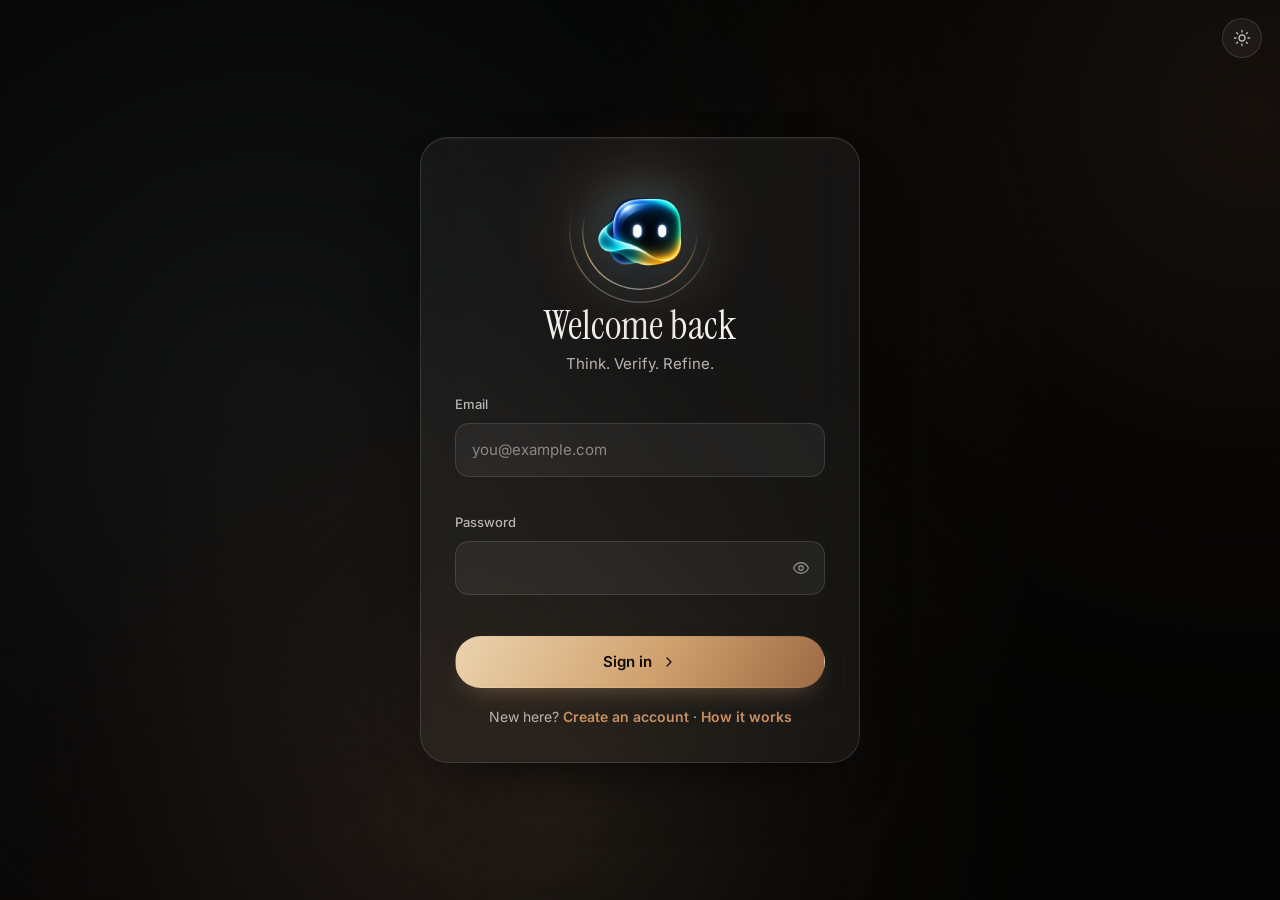
<file: selfcorrect-backend/frontend/index.html>
<!doctype html>
<html lang="en" data-theme="dark">
<head>
  <meta charset="utf-8" />
  <meta name="viewport" content="width=device-width, initial-scale=1" />
  <title>New task · SYNORA</title>
  <meta name="description" content="Ask anything. SYNORA thinks, verifies and refines the answer." />
  <meta name="theme-color" content="#06070A" />
  <link rel="icon" href="favicon.ico" sizes="any" />
  <link rel="icon" href="favicon-32.png" type="image/png" sizes="32x32" />
  <link rel="icon" href="favicon-192.png" type="image/png" sizes="192x192" />
  <link rel="apple-touch-icon" href="apple-touch-icon.png" />
  <script>try{document.documentElement.dataset.theme=localStorage.getItem("scmap_theme")||"dark";document.documentElement.dataset.motion=localStorage.getItem("synora_motion")==="off"?"off":"on"}catch(e){}</script>
  <link rel="stylesheet" href="vendor/katex/katex.min.css" />
  <link rel="stylesheet" href="css/synora.css" />
</head>
<body data-page="orchestrator">
  <a class="skip-link" href="#main">Skip to content</a>
  <div class="app" id="app">
    <div id="topbar-host"></div>
    <main id="main" class="content">
      <section class="stage" id="stage">
        <div id="orb-host" data-orb=""></div>
        <h1 class="greet" id="greeting">What should we work on?</h1>
        <p class="orb-status" id="status" role="status" aria-live="polite"><span id="status-text">Think. Verify. Refine.</span><span id="elapsed" hidden></span></p>
        <div id="agents-host" class="agents-wrap"></div>
        <form id="task-form" class="composer glass" novalidate>
          <div class="field">
            <label class="sr-only" for="prompt">Your prompt</label>
            <textarea class="textarea" id="prompt" name="prompt" maxlength="4000" required placeholder="Ask anything…" aria-describedby="prompt-error prompt-help"></textarea>
            <div class="composer-foot">
              <span class="field-error" id="prompt-error"></span>
              <span class="hint" id="prompt-help"><span class="char-count" id="char-count">0 / 4,000</span> · <span class="kbd">Ctrl</span> + <span class="kbd">Enter</span> to run</span>
            </div>
          </div>
          <div class="examples" aria-label="Example prompts">
            <button type="button" class="example" data-example="Write a Python function wrap_text(text, width) that wraps text into lines of at most width characters without splitting words (a word longer than width stays on its own line). Include 5 assert tests, including an empty string and a word longer than width.">Code with tests</button>
            <button type="button" class="example" data-example="What is 987654321 * 123456789 + 5555555 * 4444444? Show the working.">Big maths</button>
            <button type="button" class="example" data-example="Write exactly 4 sentences about monsoon rain. Every sentence must have exactly 9 words, and the third sentence must not contain the letter a.">Word limits</button>
            <button type="button" class="example" data-example="How many times does the letter e appear in this sentence: The eleven developers remembered every deadline? Then list the words that contain it, in order.">Letter count</button>
            <button type="button" class="example" data-example="A shop gives 20% off 850, then adds 18% GST on the discounted price, then gives a further 5% loyalty discount on the GST-inclusive total. What is the final price to 2 decimals? Show every step.">Shop price</button>
          </div>
          <fieldset style="border:0;padding:0;margin:0">
            <legend class="sr-only">Answer mode</legend>
            <div class="modes">
              <div class="mode"><input type="radio" id="mode-verified" name="mode" value="self_correcting" checked /><label for="mode-verified"><strong><i data-icon="shield" data-size="16"></i>Verified</strong><span>Four agents plan, draft, challenge and correct the answer, then show their objections and what is still uncertain.</span></label></div>
              <div class="mode"><input type="radio" id="mode-quick" name="mode" value="baseline" /><label for="mode-quick"><strong><i data-icon="exec" data-size="16"></i>Quick</strong><span>One fast model call. No plan, no review, so it may contain mistakes.</span></label></div>
            </div>
          </fieldset>
          <div class="run-row">
            <details class="adv" id="iter-wrap">
              <summary><i data-icon="chevD" data-size="14"></i>Advanced</summary>
              <label class="switch"><input type="checkbox" id="iter-toggle" /> Limit review rounds</label>
              <div class="range-group"><label for="max-iterations" class="sr-only">Maximum review rounds</label><input type="range" id="max-iterations" min="1" max="5" step="1" value="3" disabled /><span class="iter-value" id="iter-value">3</span></div>
            </details>
            <div class="run-actions">
            <button type="button" id="mic-btn" class="icon-btn mic" aria-label="Speak your prompt" aria-pressed="false" title="Speak your prompt"><i data-icon="mic" data-size="18"></i></button>
            <button type="submit" id="run-btn" class="btn btn-primary btn-lg"><i data-icon="send" data-size="16"></i><span class="btn-label">Run</span></button>
              </div>
          </div>
        </form>
      </section>
      <section id="results" class="results" aria-label="Result" hidden></section>
    </main>
  </div>
  <script src="vendor/katex/katex.min.js"></script>
  <script src="js/api.js"></script>
  <script src="js/ui.js"></script>
  <script src="js/richtext.js"></script>
  <script src="js/aurora.js"></script>
  <script src="js/shell.js"></script>
  <script src="js/task-view.js"></script>
  <script src="js/orchestrator.js"></script>
  <script src="js/app.js"></script>
</body>
</html>
</file>
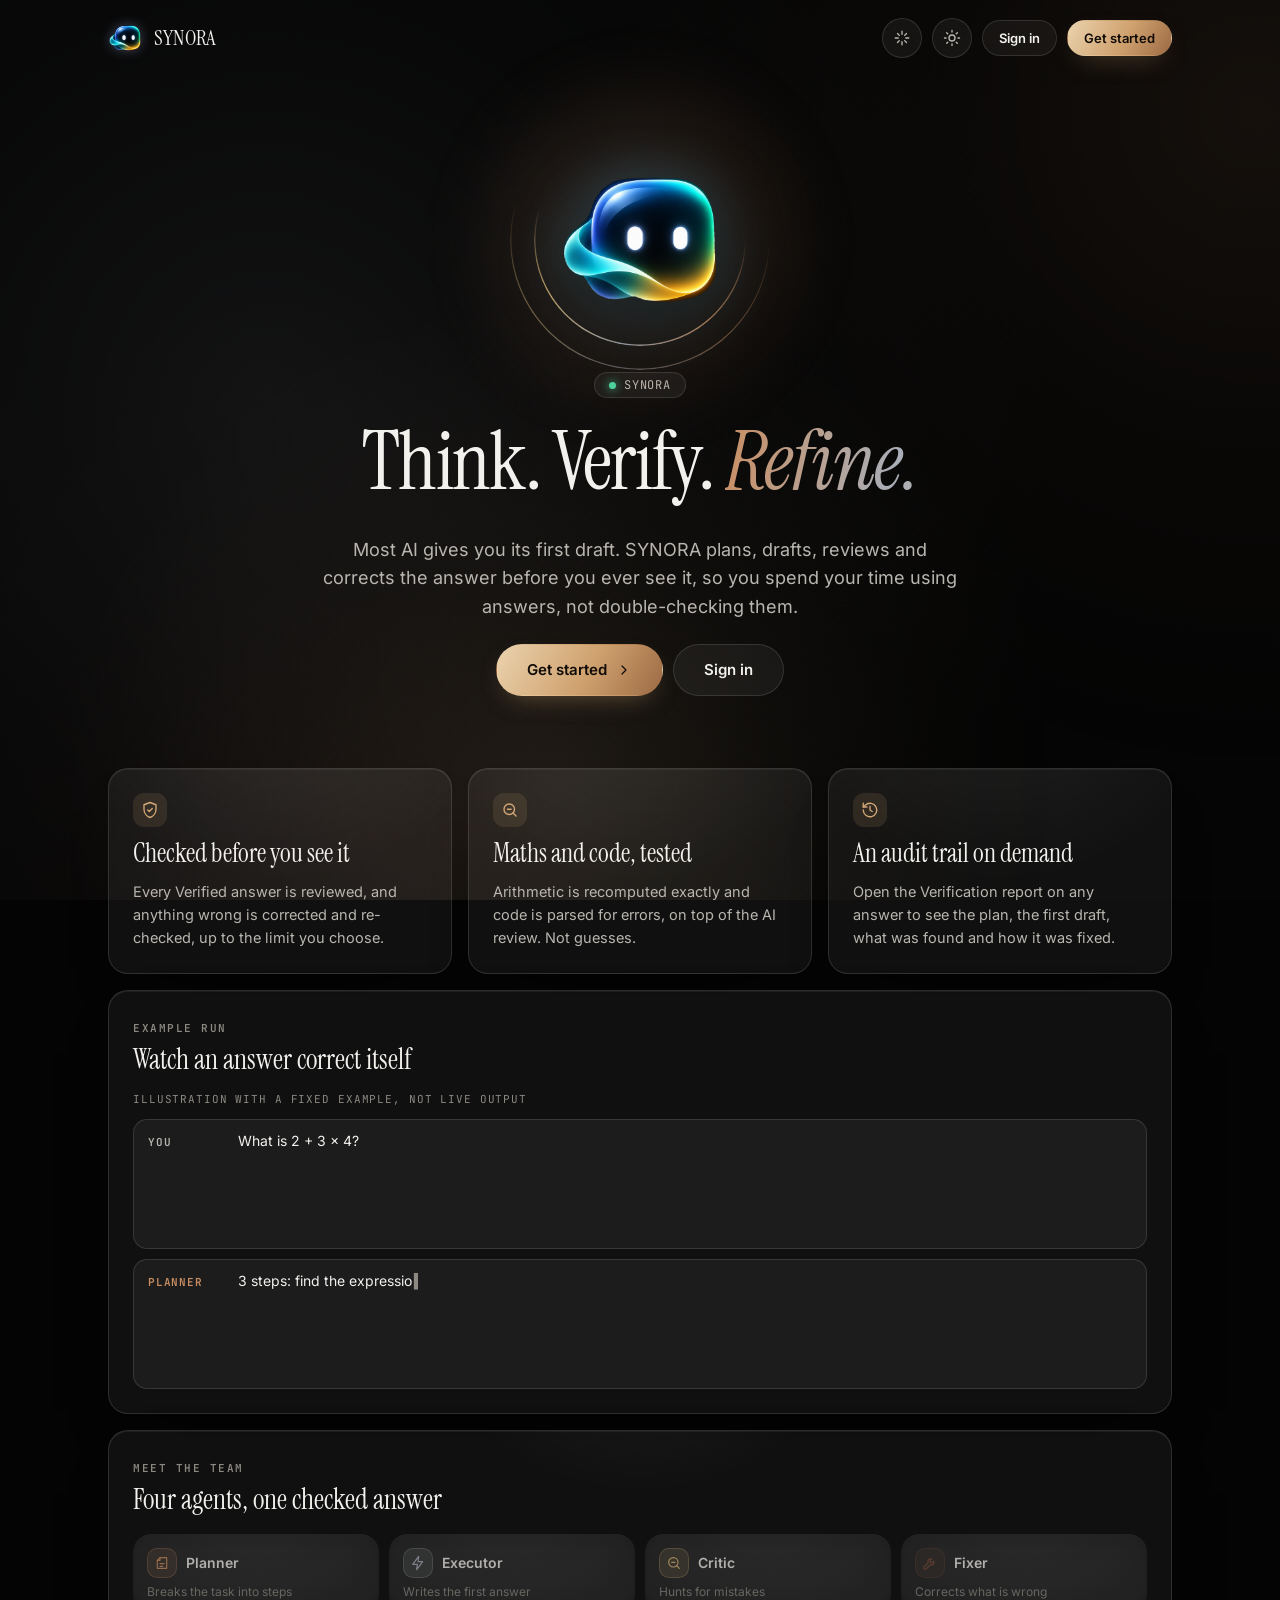
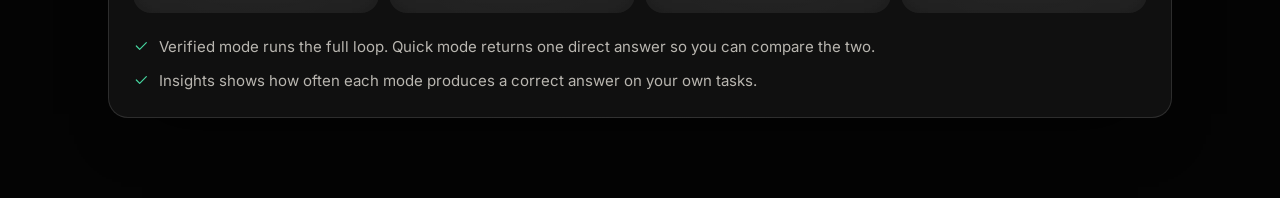
<file: selfcorrect-backend/frontend/about.html>
<!doctype html>
<html lang="en" data-theme="dark">
<head>
  <meta charset="utf-8" />
  <meta name="viewport" content="width=device-width, initial-scale=1" />
  <title>Think. Verify. Refine. · SYNORA</title>
  <meta name="description" content="SYNORA reviews and corrects every answer before you see it." />
  <meta name="theme-color" content="#06070A" />
  <link rel="icon" href="favicon.ico" sizes="any" />
  <link rel="icon" href="favicon-32.png" type="image/png" sizes="32x32" />
  <link rel="icon" href="favicon-192.png" type="image/png" sizes="192x192" />
  <link rel="apple-touch-icon" href="apple-touch-icon.png" />
  <script>try{document.documentElement.dataset.theme=localStorage.getItem("scmap_theme")||"dark";document.documentElement.dataset.motion=localStorage.getItem("synora_motion")==="off"?"off":"on"}catch(e){}</script>
  <link rel="stylesheet" href="vendor/katex/katex.min.css" />
  <link rel="stylesheet" href="css/synora.css" />
</head>
<body data-page="about">
  <a class="skip-link" href="#main">Skip to content</a>
  <div class="app" id="app">
    <div id="topbar-host"></div>
    <main id="main" class="content">
      <section class="landing-hero">
        <div data-orb="" aria-hidden="true"></div>
        <span class="chip"><span class="dot"></span>SYNORA</span>
        <h1 class="hero-title"><span class="word" style="--i:0">Think.</span> <span class="word" style="--i:1">Verify.</span> <em class="word" style="--i:2">Refine.</em></h1>
        <p class="page-sub">Most AI gives you its first draft. SYNORA plans, drafts, reviews and corrects the answer before you ever see it, so you spend your time using answers, not double-checking them.</p>
        <div class="hero-actions" id="about-cta"></div>
      </section>
      <section class="feature-grid" aria-label="Why SYNORA">
        <article class="card tilt reveal"><span class="panel-icon"><i data-icon="shield" data-size="18"></i></span><h3>Checked before you see it</h3><p>Every Verified answer is reviewed, and anything wrong is corrected and re-checked, up to the limit you choose.</p></article>
        <article class="card tilt reveal"><span class="panel-icon"><i data-icon="critic" data-size="18"></i></span><h3>Maths and code, tested</h3><p>Arithmetic is recomputed exactly and code is parsed for errors, on top of the AI review. Not guesses.</p></article>
        <article class="card tilt reveal"><span class="panel-icon"><i data-icon="history" data-size="18"></i></span><h3>An audit trail on demand</h3><p>Open the Verification report on any answer to see the plan, the first draft, what was found and how it was fixed.</p></article>
      </section>
      <section class="card reveal" style="margin-top:16px" aria-labelledby="demo-title">
        <div class="section-title"><div><span class="eyebrow">Example run</span><h2 id="demo-title">Watch an answer correct itself</h2></div></div>
        <p class="demo-note">Illustration with a fixed example, not live output</p>
        <div class="live-demo" id="live-demo" aria-live="off"></div>
      </section>
      <section class="card reveal" style="margin-top:16px" aria-labelledby="flow-title">
        <div class="section-title"><div><span class="eyebrow">Meet the team</span><h2 id="flow-title">Four agents, one checked answer</h2></div></div>
        <div id="flow-demo" role="img" aria-label="Illustration: the Planner, Executor, Critic and Fixer take turns"></div>
        <ul class="check-list" style="margin-top:22px">
          <li><i data-icon="check" data-size="16"></i>Verified mode runs the full loop. Quick mode returns one direct answer so you can compare the two.</li>
          <li><i data-icon="check" data-size="16"></i>Insights shows how often each mode produces a correct answer on your own tasks.</li>
        </ul>
      </section>
    </main>
  </div>
  <script src="vendor/katex/katex.min.js"></script>
  <script src="js/api.js"></script>
  <script src="js/ui.js"></script>
  <script src="js/richtext.js"></script>
  <script src="js/aurora.js"></script>
  <script src="js/shell.js"></script>
  <script src="js/task-view.js"></script>
  <script src="js/about.js"></script>
  <script src="js/app.js"></script>
</body>
</html>
</file>
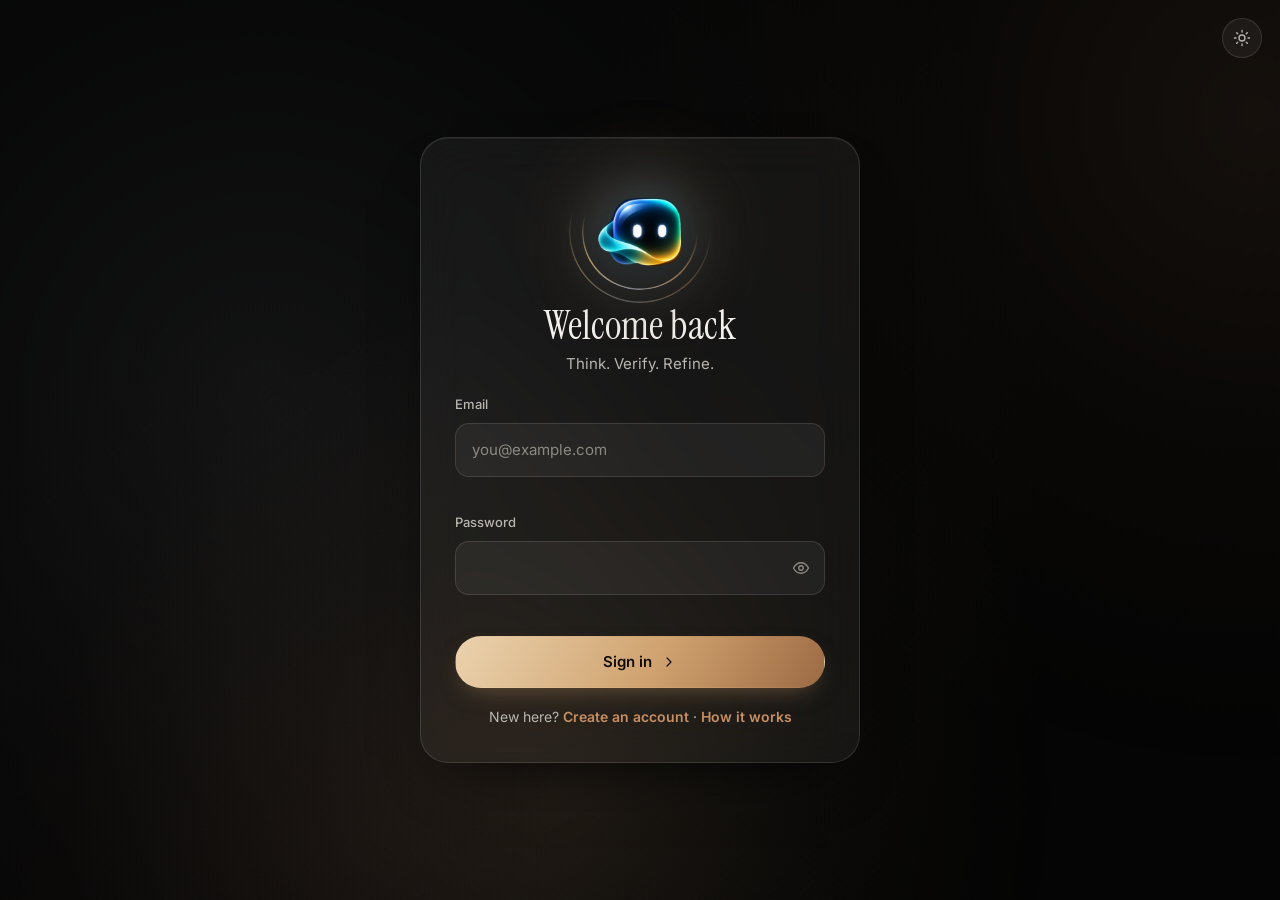
<file: selfcorrect-backend/frontend/evaluation.html>
<!doctype html>
<html lang="en" data-theme="dark">
<head>
  <meta charset="utf-8" />
  <meta name="viewport" content="width=device-width, initial-scale=1" />
  <title>Insights · SYNORA</title>
  <meta name="description" content="Compare Verified and Quick answers across your own tasks." />
  <meta name="theme-color" content="#06070A" />
  <link rel="icon" href="favicon.ico" sizes="any" />
  <link rel="icon" href="favicon-32.png" type="image/png" sizes="32x32" />
  <link rel="icon" href="favicon-192.png" type="image/png" sizes="192x192" />
  <link rel="apple-touch-icon" href="apple-touch-icon.png" />
  <script>try{document.documentElement.dataset.theme=localStorage.getItem("scmap_theme")||"dark";document.documentElement.dataset.motion=localStorage.getItem("synora_motion")==="off"?"off":"on"}catch(e){}</script>
  <link rel="stylesheet" href="vendor/katex/katex.min.css" />
  <link rel="stylesheet" href="css/synora.css" />
</head>
<body data-page="evaluation">
  <a class="skip-link" href="#main">Skip to content</a>
  <div class="app" id="app">
    <div id="topbar-host"></div>
    <main id="main" class="content">
      <div class="page-head"><div><span class="chip"><span class="dot"></span>Insights</span><h1 class="page-title" style="margin-top:14px">How much does <em class="grad">verification</em> help?</h1><p class="page-sub">Compare Verified and Quick answers on your own saved tasks, or run the built-in benchmark.</p></div>
        <button type="button" id="stats-refresh" class="btn btn-ghost"><i data-icon="refresh" data-size="16"></i><span class="btn-label">Refresh</span></button></div>
      <section class="card reveal" aria-labelledby="stats-title"><div class="section-title"><div><span class="eyebrow">Your tasks</span><h2 id="stats-title">Verified vs Quick</h2></div></div><div id="stats" aria-live="polite"></div></section>
      <section class="card reveal" aria-labelledby="chart-title"><div class="section-title"><div><span class="eyebrow">Accuracy</span><h2 id="chart-title">Pass rates</h2></div></div><div id="stats-chart"></div></section>
      <section class="card card-glow reveal" aria-labelledby="bench-title">
        <div class="bench-card"><div><span class="eyebrow">Benchmark</span><h2 id="bench-title" style="font:400 28px/1.1 var(--font-display);margin-top:6px">Run the correctness benchmark</h2><p class="muted" style="margin-top:8px;max-width:56ch">Sends a fixed set of arithmetic questions through both modes and checks each answer exactly. This can take a few minutes and uses your AI quota.</p></div>
          <button type="button" id="bench-btn" class="btn btn-primary btn-lg"><i data-icon="play" data-size="16"></i><span class="btn-label">Run benchmark</span></button></div>
        <div class="bench-status" id="bench-status" role="status" hidden><span class="elapsed bench-elapsed">0m 00s elapsed</span><span class="muted small">Keep this tab open until it finishes.</span></div>
        <div id="bench-results" aria-live="polite"></div>
      </section>
    </main>
  </div>
  <script src="vendor/katex/katex.min.js"></script>
  <script src="js/api.js"></script>
  <script src="js/ui.js"></script>
  <script src="js/richtext.js"></script>
  <script src="js/aurora.js"></script>
  <script src="js/shell.js"></script>
  <script src="js/task-view.js"></script>
  <script src="js/evaluation.js"></script>
  <script src="js/app.js"></script>
</body>
</html>
</file>
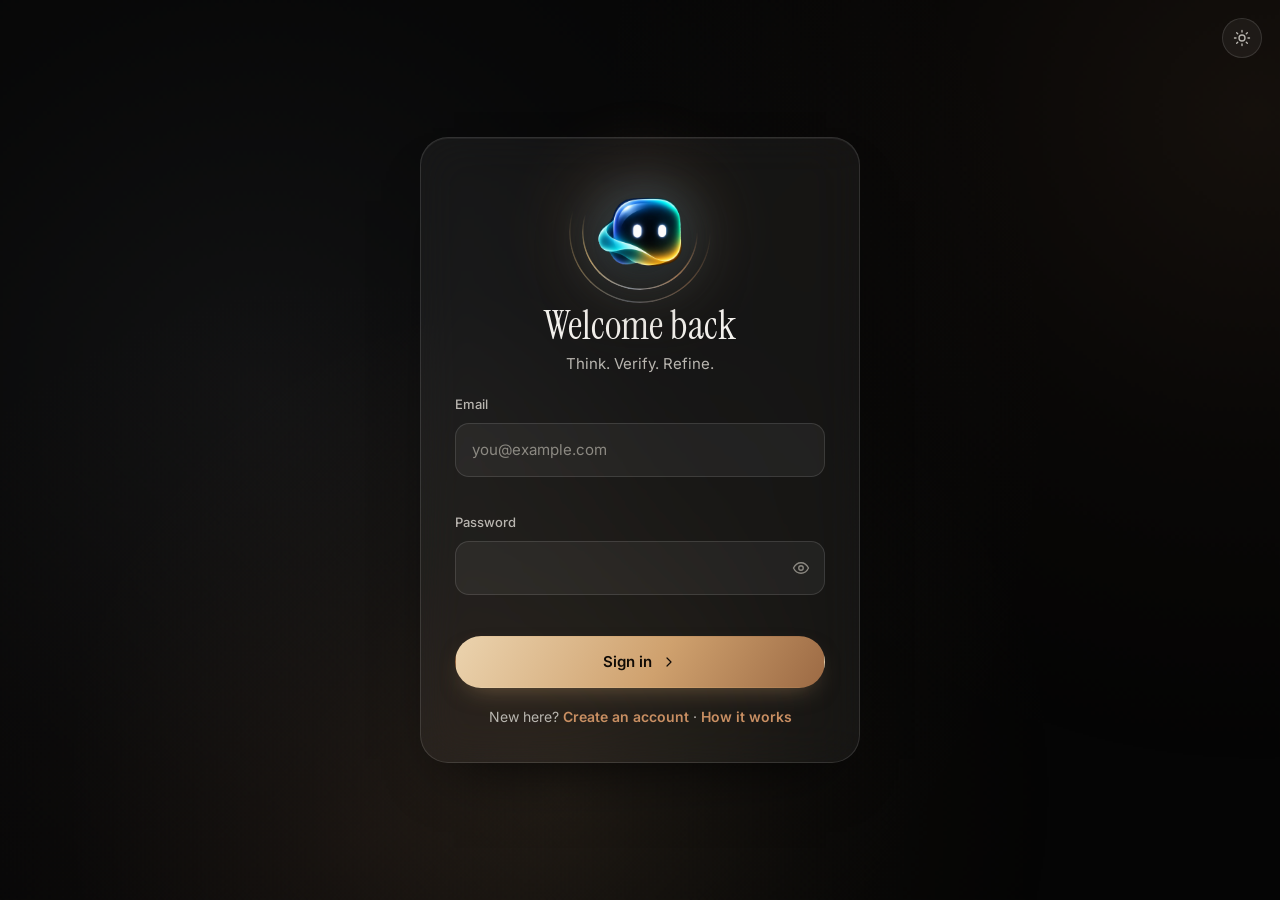
<file: selfcorrect-backend/frontend/history.html>
<!doctype html>
<html lang="en" data-theme="dark">
<head>
  <meta charset="utf-8" />
  <meta name="viewport" content="width=device-width, initial-scale=1" />
  <title>History · SYNORA</title>
  <meta name="description" content="Every task you have run, with its verified answer." />
  <meta name="theme-color" content="#06070A" />
  <link rel="icon" href="favicon.ico" sizes="any" />
  <link rel="icon" href="favicon-32.png" type="image/png" sizes="32x32" />
  <link rel="icon" href="favicon-192.png" type="image/png" sizes="192x192" />
  <link rel="apple-touch-icon" href="apple-touch-icon.png" />
  <script>try{document.documentElement.dataset.theme=localStorage.getItem("scmap_theme")||"dark";document.documentElement.dataset.motion=localStorage.getItem("synora_motion")==="off"?"off":"on"}catch(e){}</script>
  <link rel="stylesheet" href="vendor/katex/katex.min.css" />
  <link rel="stylesheet" href="css/synora.css" />
</head>
<body data-page="history">
  <a class="skip-link" href="#main">Skip to content</a>
  <div class="app" id="app">
    <div id="topbar-host"></div>
    <main id="main" class="content">
      <div class="page-head"><div><span class="chip"><span class="dot"></span>History</span><h1 class="page-title" style="margin-top:14px">Your <em class="grad">answers</em></h1><p class="page-sub">Open any task to see the answer and its verification report.</p></div></div>
      <div class="toolbar">
        <div class="filters" role="group" aria-label="Filter by mode">
          <button type="button" class="filter-btn" data-filter="" aria-pressed="true">All</button>
          <button type="button" class="filter-btn" data-filter="self_correcting" aria-pressed="false">Verified</button>
          <button type="button" class="filter-btn" data-filter="baseline" aria-pressed="false">Quick</button>
        </div>
        <button type="button" id="refresh-btn" class="btn btn-ghost btn-sm"><i data-icon="refresh" data-size="14"></i><span class="btn-label">Refresh</span></button>
      </div>
      <ul id="task-list" class="task-list" aria-live="polite"></ul>
      <div class="pager">
        <span class="hint" id="page-info" aria-live="polite"></span>
        <div class="filters">
          <label class="sr-only" for="page-size">Tasks per page</label>
          <select id="page-size"><option value="10">10 / page</option><option value="20" selected>20 / page</option><option value="50">50 / page</option></select>
          <button type="button" id="prev-page" class="btn btn-ghost btn-sm"><i data-icon="chevL" data-size="14"></i><span class="btn-label">Newer</span></button>
          <button type="button" id="next-page" class="btn btn-ghost btn-sm"><span class="btn-label">Older</span><i data-icon="chevR" data-size="14"></i></button>
        </div>
      </div>
      <aside id="task-detail" class="drawer" role="dialog" aria-modal="true" aria-label="Task details" hidden></aside>
    </main>
  </div>
  <script src="vendor/katex/katex.min.js"></script>
  <script src="js/api.js"></script>
  <script src="js/ui.js"></script>
  <script src="js/richtext.js"></script>
  <script src="js/aurora.js"></script>
  <script src="js/shell.js"></script>
  <script src="js/task-view.js"></script>
  <script src="js/history.js"></script>
  <script src="js/app.js"></script>
</body>
</html>
</file>
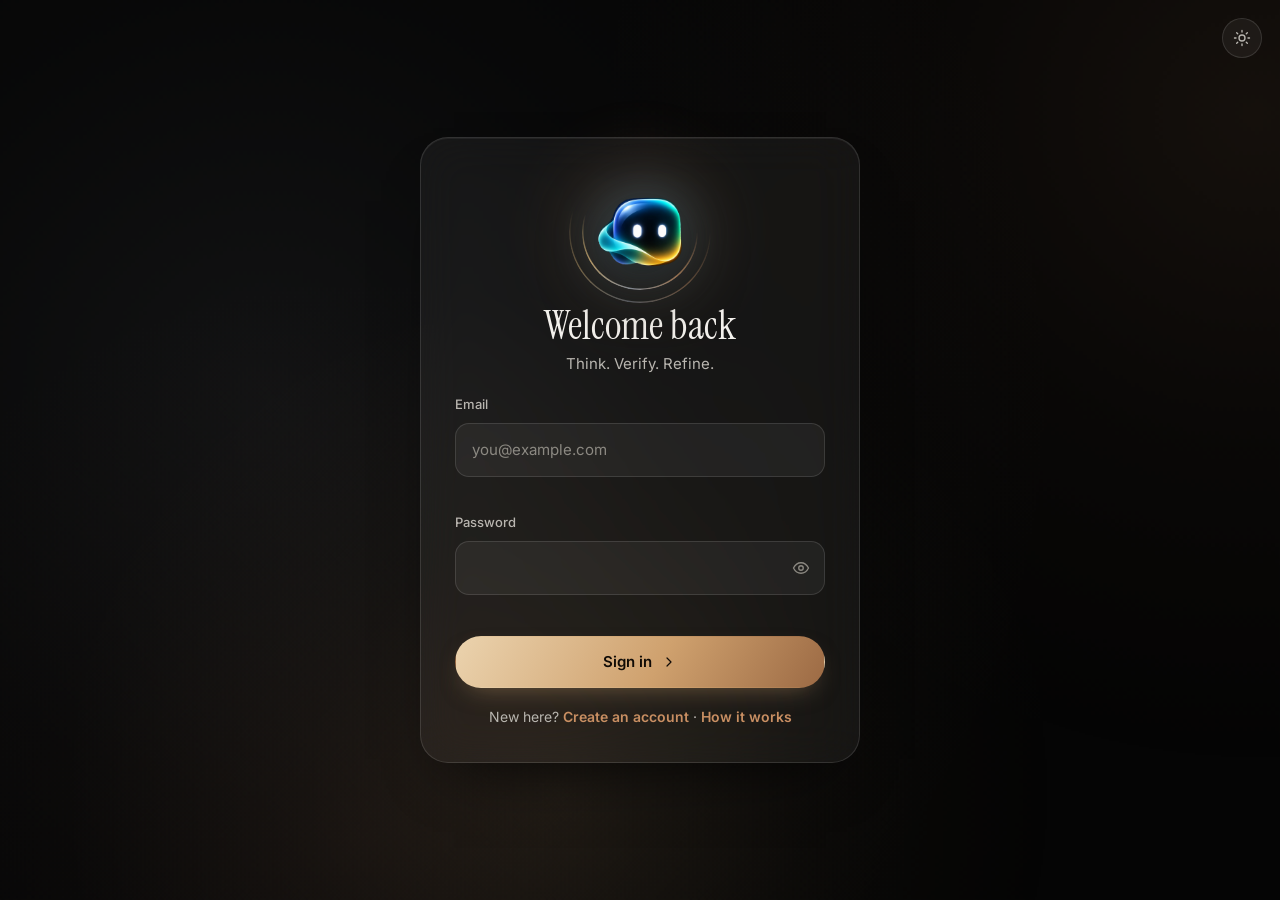
<file: selfcorrect-backend/frontend/login.html>
<!doctype html>
<html lang="en" data-theme="dark">
<head>
  <meta charset="utf-8" />
  <meta name="viewport" content="width=device-width, initial-scale=1" />
  <title>Welcome back · SYNORA</title>
  <meta name="description" content="Think. Verify. Refine." />
  <meta name="theme-color" content="#06070A" />
  <link rel="icon" href="favicon.ico" sizes="any" />
  <link rel="icon" href="favicon-32.png" type="image/png" sizes="32x32" />
  <link rel="icon" href="favicon-192.png" type="image/png" sizes="192x192" />
  <link rel="apple-touch-icon" href="apple-touch-icon.png" />
  <script>try{document.documentElement.dataset.theme=localStorage.getItem("scmap_theme")||"dark";document.documentElement.dataset.motion=localStorage.getItem("synora_motion")==="off"?"off":"on"}catch(e){}</script>
  <link rel="stylesheet" href="vendor/katex/katex.min.css" />
  <link rel="stylesheet" href="css/synora.css" />
</head>
<body data-page="login">
  <a class="skip-link" href="#main">Skip to content</a>
  <div class="auth-corner"><button type="button" class="icon-btn theme-toggle" aria-label="Toggle theme"></button></div>
  <main id="main" class="auth-stage">
    <section class="auth-card glass">
      <div class="auth-top"><div data-orb="small"></div></div>
      <div style="text-align:center"><h1>Welcome back</h1><p class="muted" style="margin-top:6px">Think. Verify. Refine.</p></div>
      <form id="auth-form" novalidate>
        <div class="form-banner" role="alert" hidden></div>
        <div class="field" style="margin-bottom:14px"><label class="label" for="email">Email</label><input class="input" id="email" name="email" type="email" autocomplete="email" placeholder="you@example.com" required /><span class="field-error" data-error-for="email"></span></div>
        <div class="field" style="margin-bottom:14px"><label class="label" for="password">Password</label><div class="input-wrap"><input class="input" id="password" name="password" type="password" autocomplete="current-password" placeholder="" required /><button type="button" class="pw-toggle" data-target="password" aria-label="Show password"></button></div><span class="field-error" data-error-for="password"></span></div>
        <button type="submit" class="btn btn-primary btn-lg btn-block" style="margin-top:6px"><span class="btn-label">Sign in</span><i data-icon="chevR" data-size="16"></i></button>
      </form>
      <p class="auth-switch">New here? <a href="register.html">Create an account</a> · <a href="about.html">How it works</a></p>
    </section>
  </main>
  <script src="vendor/katex/katex.min.js"></script>
  <script src="js/api.js"></script>
  <script src="js/ui.js"></script>
  <script src="js/richtext.js"></script>
  <script src="js/aurora.js"></script>
  <script src="js/shell.js"></script>
  <script src="js/task-view.js"></script>
  <script src="js/auth.js"></script>
  <script src="js/app.js"></script>
</body>
</html>
</file>
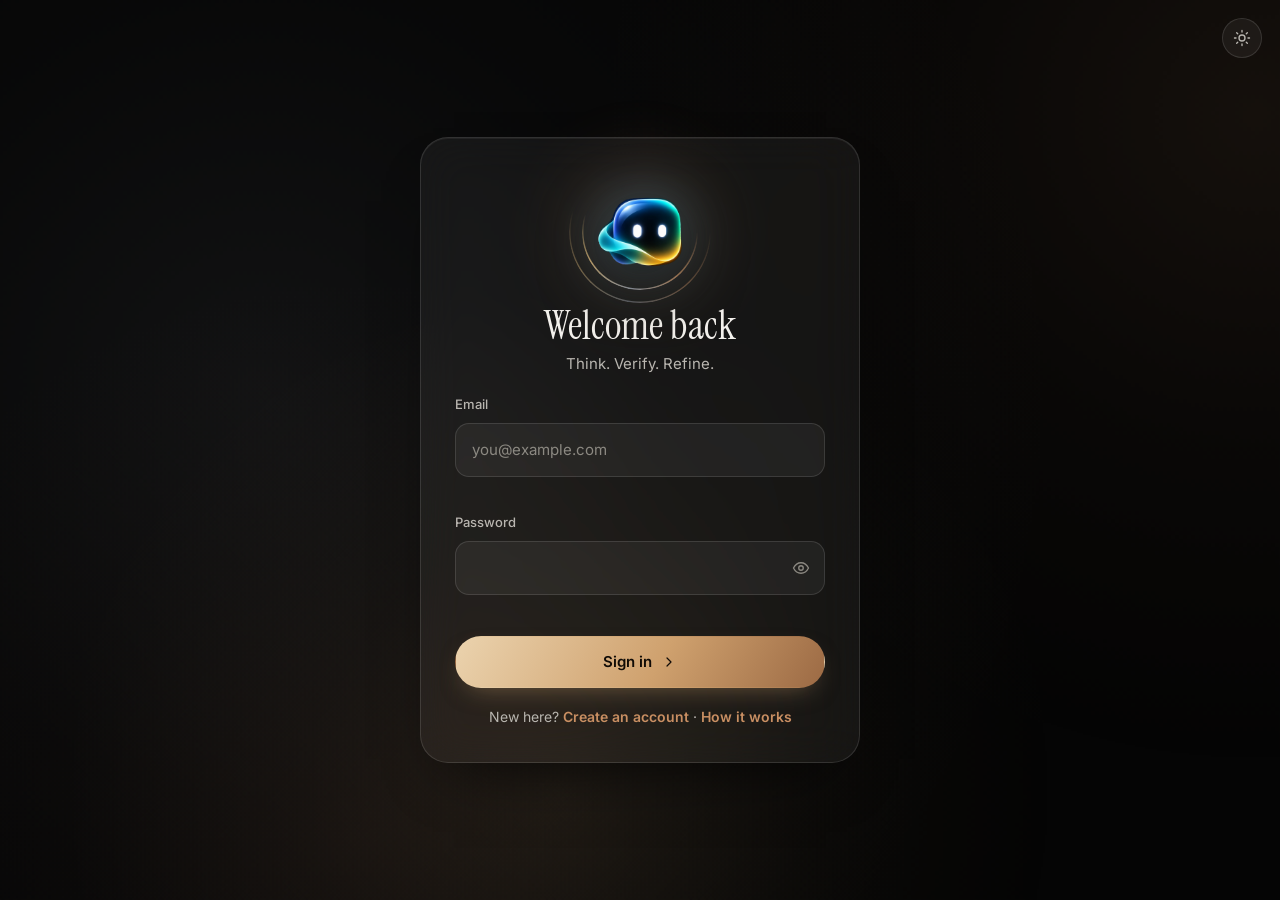
<file: selfcorrect-backend/frontend/profile.html>
<!doctype html>
<html lang="en" data-theme="dark">
<head>
  <meta charset="utf-8" />
  <meta name="viewport" content="width=device-width, initial-scale=1" />
  <title>Profile · SYNORA</title>
  <meta name="description" content="Your account, results and recent tasks." />
  <meta name="theme-color" content="#06070A" />
  <link rel="icon" href="favicon.ico" sizes="any" />
  <link rel="icon" href="favicon-32.png" type="image/png" sizes="32x32" />
  <link rel="icon" href="favicon-192.png" type="image/png" sizes="192x192" />
  <link rel="apple-touch-icon" href="apple-touch-icon.png" />
  <script>try{document.documentElement.dataset.theme=localStorage.getItem("scmap_theme")||"dark";document.documentElement.dataset.motion=localStorage.getItem("synora_motion")==="off"?"off":"on"}catch(e){}</script>
  <link rel="stylesheet" href="vendor/katex/katex.min.css" />
  <link rel="stylesheet" href="css/synora.css" />
</head>
<body data-page="profile">
  <a class="skip-link" href="#main">Skip to content</a>
  <div class="app" id="app">
    <div id="topbar-host"></div>
    <main id="main" class="content">
      <div class="page-head"><div><span class="chip"><span class="dot"></span>Profile</span><h1 class="page-title" style="margin-top:14px">Your <em class="grad">workspace</em></h1></div></div>
      <div class="profile-grid">
        <section class="card reveal" aria-labelledby="acct-title"><div id="account"></div>
          <div class="profile-actions"><a class="btn btn-primary" href="index.html"><i data-icon="plus" data-size="16"></i><span class="btn-label">New task</span></a><a class="btn btn-ghost" href="history.html"><i data-icon="history" data-size="16"></i><span class="btn-label">History</span></a><button type="button" id="copy-email" class="btn btn-ghost"><i data-icon="copy" data-size="16"></i><span class="btn-label">Copy email</span></button><button type="button" id="signout-btn" class="btn btn-danger"><i data-icon="logout" data-size="16"></i><span class="btn-label">Sign out</span></button></div></section>
        <section class="card reveal" aria-labelledby="snap-title"><div class="section-title"><div><span class="eyebrow">Snapshot</span><h2 id="snap-title">Your results</h2></div><a class="btn btn-ghost btn-sm" href="evaluation.html"><span class="btn-label">Details</span><i data-icon="chevR" data-size="14"></i></a></div><div id="snapshot"></div></section>
      </div>
      <section aria-labelledby="recent-title"><div class="section-title"><div><span class="eyebrow">Latest</span><h2 id="recent-title">Recent tasks</h2></div><a class="btn btn-ghost btn-sm" href="history.html"><span class="btn-label">View all</span><i data-icon="chevR" data-size="14"></i></a></div><ul id="recent" class="task-list"></ul></section>
    </main>
  </div>
  <script src="vendor/katex/katex.min.js"></script>
  <script src="js/api.js"></script>
  <script src="js/ui.js"></script>
  <script src="js/richtext.js"></script>
  <script src="js/aurora.js"></script>
  <script src="js/shell.js"></script>
  <script src="js/task-view.js"></script>
  <script src="js/profile.js"></script>
  <script src="js/app.js"></script>
</body>
</html>
</file>
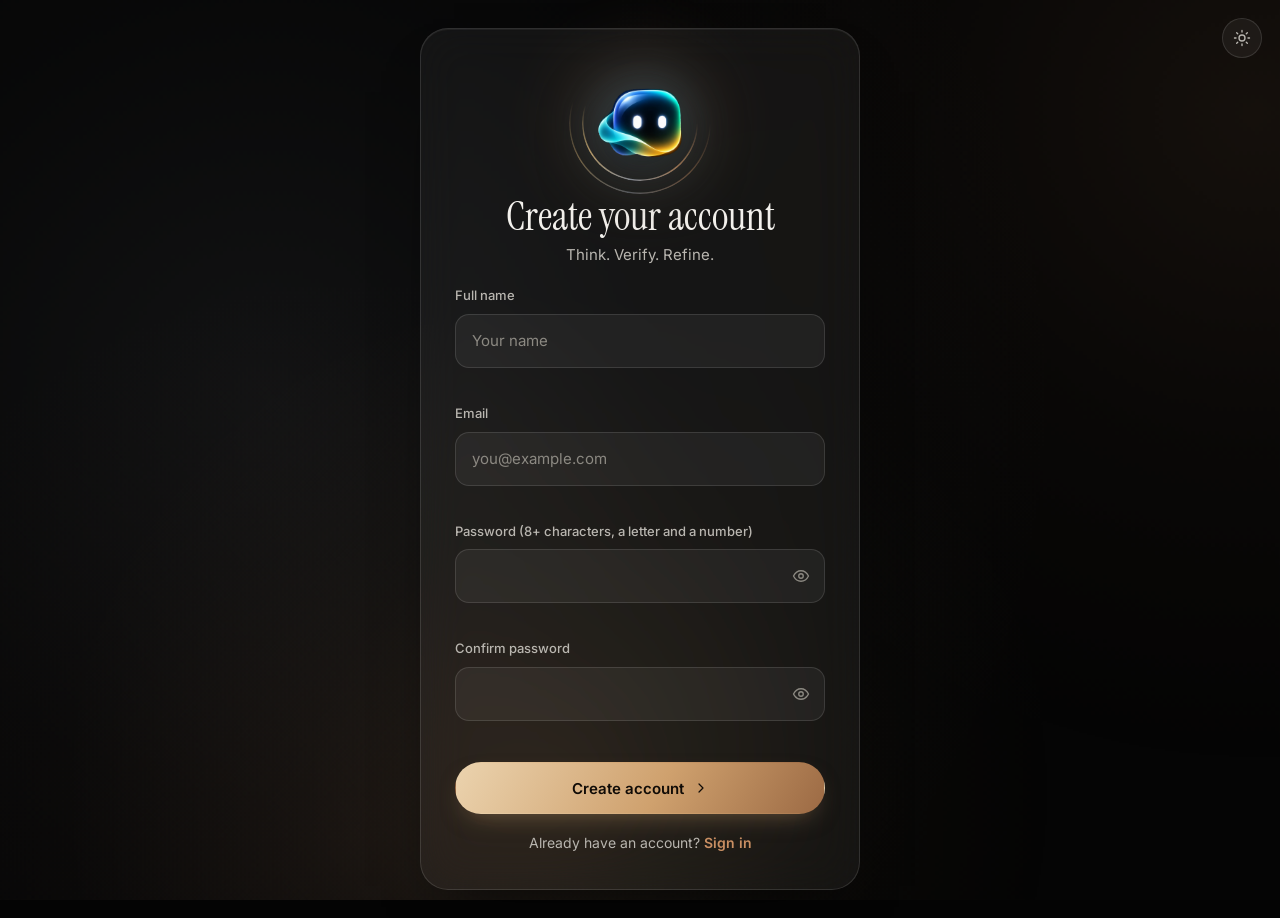
<file: selfcorrect-backend/frontend/register.html>
<!doctype html>
<html lang="en" data-theme="dark">
<head>
  <meta charset="utf-8" />
  <meta name="viewport" content="width=device-width, initial-scale=1" />
  <title>Create your account · SYNORA</title>
  <meta name="description" content="Think. Verify. Refine." />
  <meta name="theme-color" content="#06070A" />
  <link rel="icon" href="favicon.ico" sizes="any" />
  <link rel="icon" href="favicon-32.png" type="image/png" sizes="32x32" />
  <link rel="icon" href="favicon-192.png" type="image/png" sizes="192x192" />
  <link rel="apple-touch-icon" href="apple-touch-icon.png" />
  <script>try{document.documentElement.dataset.theme=localStorage.getItem("scmap_theme")||"dark";document.documentElement.dataset.motion=localStorage.getItem("synora_motion")==="off"?"off":"on"}catch(e){}</script>
  <link rel="stylesheet" href="vendor/katex/katex.min.css" />
  <link rel="stylesheet" href="css/synora.css" />
</head>
<body data-page="register">
  <a class="skip-link" href="#main">Skip to content</a>
  <div class="auth-corner"><button type="button" class="icon-btn theme-toggle" aria-label="Toggle theme"></button></div>
  <main id="main" class="auth-stage">
    <section class="auth-card glass">
      <div class="auth-top"><div data-orb="small"></div></div>
      <div style="text-align:center"><h1>Create your account</h1><p class="muted" style="margin-top:6px">Think. Verify. Refine.</p></div>
      <form id="auth-form" novalidate>
        <div class="form-banner" role="alert" hidden></div>
        <div class="field" style="margin-bottom:14px"><label class="label" for="full_name">Full name</label><input class="input" id="full_name" name="full_name" type="text" autocomplete="name" placeholder="Your name" required /><span class="field-error" data-error-for="full_name"></span></div>
        <div class="field" style="margin-bottom:14px"><label class="label" for="email">Email</label><input class="input" id="email" name="email" type="email" autocomplete="email" placeholder="you@example.com" required /><span class="field-error" data-error-for="email"></span></div>
        <div class="field" style="margin-bottom:14px"><label class="label" for="password">Password (8+ characters, a letter and a number)</label><div class="input-wrap"><input class="input" id="password" name="password" type="password" autocomplete="new-password" placeholder="" required /><button type="button" class="pw-toggle" data-target="password" aria-label="Show password"></button></div><span class="field-error" data-error-for="password"></span></div>
        <div class="field" style="margin-bottom:14px"><label class="label" for="confirm">Confirm password</label><div class="input-wrap"><input class="input" id="confirm" name="confirm" type="password" autocomplete="new-password" placeholder="" required /><button type="button" class="pw-toggle" data-target="confirm" aria-label="Show password"></button></div><span class="field-error" data-error-for="confirm"></span></div>
        <button type="submit" class="btn btn-primary btn-lg btn-block" style="margin-top:6px"><span class="btn-label">Create account</span><i data-icon="chevR" data-size="16"></i></button>
      </form>
      <p class="auth-switch">Already have an account? <a href="login.html">Sign in</a></p>
    </section>
  </main>
  <script src="vendor/katex/katex.min.js"></script>
  <script src="js/api.js"></script>
  <script src="js/ui.js"></script>
  <script src="js/richtext.js"></script>
  <script src="js/aurora.js"></script>
  <script src="js/shell.js"></script>
  <script src="js/task-view.js"></script>
  <script src="js/auth.js"></script>
  <script src="js/app.js"></script>
</body>
</html>
</file>
<file: selfcorrect-backend/frontend/css/synora.css>
/* SYNORA - design system. Near-black canvas, animated aurora, frosted glass, restrained violet / cyan / amber. */
@font-face { font-family: "Instrument Serif"; font-style: normal; font-weight: 400; font-display: swap; src: url(../vendor/fonts/instrument-serif-latin-400-normal.woff2) format("woff2"); }
@font-face { font-family: "Instrument Serif"; font-style: italic; font-weight: 400; font-display: swap; src: url(../vendor/fonts/instrument-serif-latin-400-italic.woff2) format("woff2"); }
@font-face { font-family: "Inter"; font-style: normal; font-weight: 100 900; font-display: swap; src: url(../vendor/fonts/inter-latin-wght-normal.woff2) format("woff2"); }
@font-face { font-family: "JetBrains Mono"; font-style: normal; font-weight: 400; font-display: swap; src: url(../vendor/fonts/jetbrains-mono-latin-400-normal.woff2) format("woff2"); }
@font-face { font-family: "JetBrains Mono"; font-style: normal; font-weight: 600; font-display: swap; src: url(../vendor/fonts/jetbrains-mono-latin-600-normal.woff2) format("woff2"); }

:root {
  --font-display: "Instrument Serif", "Iowan Old Style", Georgia, serif;
  --font-body: "Inter", system-ui, -apple-system, "Segoe UI", sans-serif;
  --font-mono: "JetBrains Mono", ui-monospace, Menlo, Consolas, monospace;
  --ease: cubic-bezier(.2, .8, .2, 1);
  --radius: 20px; --radius-sm: 12px; --rail: 64px; --rail-open: 236px;
  --good: #46D6A0; --warn: #FFB547; --danger: #FF6B7A;
  color-scheme: dark;
}
:root, :root[data-theme="dark"] {
  --bg: #06070A; --bg-2: #0C0E14; --glass: rgba(255,255,255,.045); --glass-2: rgba(255,255,255,.08);
  --border: rgba(255,255,255,.10); --border-strong: rgba(255,255,255,.22);
  --text: #EEF0F6; --text-2: #A8AEBF; --text-3: #8A91A8;
  --violet: #8B7CFF; --cyan: #4FD8E8; --amber: #FFB547; --cobalt: #5B9CFF; --magenta: #C86BFF;
  --accent: #8B7CFF; --accent-soft: rgba(139,124,255,.14); --on-accent: #08090D;
  --shadow: 0 1px 0 rgba(255,255,255,.06) inset, 0 30px 60px -34px rgba(0,0,0,.85);
  --code-bg: rgba(0,0,0,.45); --grain: .07; --aur-a: .55;
  --tok-k: #C9A7FF; --tok-s: #7EE0B5; --tok-n: #FFB547; --tok-c: #6F7792; --tok-f: #6FD4F0;
}
:root[data-theme="light"] {
  color-scheme: light;
  --bg: #F3F2F8; --bg-2: #E9E8F2; --glass: rgba(255,255,255,.62); --glass-2: rgba(255,255,255,.85);
  --border: rgba(24,24,48,.10); --border-strong: rgba(24,24,48,.24);
  --text: #14151C; --text-2: #484D60; --text-3: #5F657A;
  --violet: #5B49E6; --cyan: #0B8FA6; --amber: #B96E00; --cobalt: #2F6FE0; --magenta: #A23BE0;
  --accent: #5B49E6; --accent-soft: rgba(91,73,230,.10); --on-accent: #FFFFFF;
  --good: #0E8F66; --warn: #B96E00; --danger: #D23A4C;
  --shadow: 0 1px 0 rgba(255,255,255,.9) inset, 0 24px 50px -34px rgba(40,30,90,.35);
  --code-bg: rgba(20,20,48,.06); --grain: .045; --aur-a: .32;
  --tok-k: #7A3FD0; --tok-s: #0B7A55; --tok-n: #B25E00; --tok-c: #707690; --tok-f: #0B6F88;
}

*, *::before, *::after { box-sizing: border-box; }
html { -webkit-text-size-adjust: 100%; scroll-behavior: smooth; }
body { margin: 0; min-height: 100vh; background: var(--bg); color: var(--text); font: 400 15px/1.6 var(--font-body); -webkit-font-smoothing: antialiased; overflow-x: hidden; transition: background .5s var(--ease), color .5s var(--ease); }
h1, h2, h3, h4, p, ul, ol { margin: 0; }
a { color: inherit; }
button, input, textarea, select { font: inherit; color: inherit; }
:focus-visible { outline: 2px solid var(--cyan); outline-offset: 3px; border-radius: 8px; }
.sr-only { position: absolute; width: 1px; height: 1px; overflow: hidden; clip: rect(0 0 0 0); white-space: nowrap; }
.skip-link { position: fixed; left: 16px; top: -60px; z-index: 200; padding: 10px 16px; background: var(--text); color: var(--bg); border-radius: 10px; transition: top .2s; }
.skip-link:not(:focus) { clip-path: inset(50%); width: 1px; height: 1px; overflow: hidden; padding: 0; }
.skip-link:focus { top: 12px; }
.muted { color: var(--text-2); } .small { font-size: 13px; }
.eyebrow { font: 600 11px/1 var(--font-mono); letter-spacing: .14em; text-transform: uppercase; color: var(--text-3); }

/* ---------- Atmosphere ---------- */
.aurora, .grain { position: fixed; inset: 0; pointer-events: none; }
.aurora { z-index: 0; width: 100%; height: 100%; opacity: 1; }
.grain { z-index: 1; opacity: var(--grain); background-image: url("data:image/svg+xml;utf8,<svg xmlns='http://www.w3.org/2000/svg' width='180' height='180'><filter id='n'><feTurbulence type='fractalNoise' baseFrequency='.85' numOctaves='2' stitchTiles='stitch'/><feColorMatrix values='0 0 0 0 1  0 0 0 0 1  0 0 0 0 1  0 0 0 .9 0'/></filter><rect width='100%' height='100%' filter='url(%23n)'/></svg>"); animation: grain 1.2s steps(6) infinite; mix-blend-mode: overlay; }
:root[data-theme="light"] .grain { mix-blend-mode: multiply; }
@keyframes grain { 0% { transform: translate(0,0); } 20% { transform: translate(-3%,2%); } 40% { transform: translate(2%,-3%); } 60% { transform: translate(-2%,-1%); } 80% { transform: translate(3%,3%); } 100% { transform: translate(0,0); } }

/* ---------- Layout shell ---------- */
.app { position: relative; z-index: 2; min-height: 100vh; padding-left: calc(var(--rail) + 36px); transition: padding .35s var(--ease); }
body.pinned .app { padding-left: calc(var(--rail-open) + 36px); }
.content { width: min(1120px, 100%); margin: 0 auto; padding: 0 28px 80px; }
.glass { background: var(--glass); backdrop-filter: blur(22px) saturate(150%); -webkit-backdrop-filter: blur(22px) saturate(150%); border: 1px solid var(--border); box-shadow: var(--shadow); }
@supports not (backdrop-filter: blur(1px)) { .glass { background: var(--bg-2); } }
.sidebar { position: fixed; z-index: 60; left: 12px; top: 12px; bottom: 12px; width: var(--rail); padding: 12px 10px; border-radius: 24px; display: flex; flex-direction: column; gap: 6px; overflow: hidden; transition: width .4s var(--ease), box-shadow .4s var(--ease); }
.sidebar:hover, .sidebar:focus-within, body.pinned .sidebar { width: var(--rail-open); }
.sidebar:hover:not(body.pinned .sidebar), .sidebar:focus-within:not(body.pinned .sidebar) { box-shadow: var(--shadow), 0 0 80px -20px var(--accent-soft); }
.side-brand { display: flex; align-items: center; gap: 12px; padding: 6px 8px 14px; text-decoration: none; white-space: nowrap; }
.brand-mark { flex: none; width: 28px; height: 28px; border-radius: 50%; background: radial-gradient(circle at 32% 28%, #fff, var(--cyan) 20%, var(--violet) 62%, #1a1040); box-shadow: 0 0 18px var(--accent-soft), 0 0 2px var(--violet); animation: orb-float 6s ease-in-out infinite; }
.brand-name { font: 400 21px/1 var(--font-display); letter-spacing: .01em; }
.nav-item { position: relative; display: flex; align-items: center; gap: 14px; height: 44px; padding: 0 13px; border-radius: 14px; text-decoration: none; color: var(--text-2); white-space: nowrap; border: 0; background: none; cursor: pointer; width: 100%; text-align: left; transition: background .25s, color .25s, transform .25s var(--ease); }
.nav-item .icon { flex: none; }
.nav-label { opacity: 0; transform: translateX(-6px); transition: opacity .25s, transform .35s var(--ease); font-size: 14px; font-weight: 500; }
.sidebar:hover .nav-label, .sidebar:focus-within .nav-label, body.pinned .nav-label, .sidebar:hover .brand-name, .sidebar:focus-within .brand-name { opacity: 1; transform: none; }
.brand-name { opacity: 0; transition: opacity .25s; } body.pinned .brand-name { opacity: 1; }
.nav-item:hover { background: var(--glass-2); color: var(--text); }
.nav-item[aria-current="page"] { color: var(--text); background: var(--accent-soft); }
.nav-item[aria-current="page"]::before { content: ""; position: absolute; left: -10px; top: 11px; bottom: 11px; width: 3px; border-radius: 3px; background: linear-gradient(var(--cyan), var(--violet)); box-shadow: 0 0 12px var(--violet); }
.side-spacer { flex: 1; }
.side-user { display: flex; align-items: center; gap: 12px; padding: 8px; border-radius: 14px; text-decoration: none; white-space: nowrap; }
.side-user:hover, .side-user[aria-current="page"] { background: var(--glass-2); }
.avatar { flex: none; display: grid; place-items: center; width: 32px; height: 32px; border-radius: 50%; font: 600 12px/1 var(--font-body); color: var(--on-accent); background: linear-gradient(135deg, var(--cyan), var(--violet)); }
.avatar-lg { width: 64px; height: 64px; font-size: 22px; }
.pin-btn[aria-pressed="true"] { color: var(--cyan); }
.topbar { position: sticky; top: 0; z-index: 40; display: flex; align-items: center; justify-content: space-between; gap: 16px; padding: 18px 28px; width: min(1120px, 100%); margin: 0 auto; }
.crumb { display: flex; align-items: center; gap: 10px; font: 500 13px/1 var(--font-mono); color: var(--text-3); letter-spacing: .04em; }
.crumb strong { color: var(--text); font-weight: 600; }
.top-actions { display: flex; align-items: center; gap: 10px; }
.public-top { display: flex; align-items: center; justify-content: space-between; padding: 18px 28px; width: min(1120px, 100%); margin: 0 auto; position: relative; z-index: 3; }
.app.public { padding-left: 0; }
.public-brand { display: flex; align-items: center; gap: 12px; text-decoration: none; }

/* ---------- Buttons & icon buttons ---------- */
.btn { position: relative; overflow: hidden; display: inline-flex; align-items: center; justify-content: center; gap: 9px; height: 44px; padding: 0 22px; border-radius: 999px; border: 1px solid transparent; font: 600 14px/1 var(--font-body); text-decoration: none; cursor: pointer; transition: transform .25s var(--ease), box-shadow .3s, background .25s, border-color .25s; white-space: nowrap; }
.btn:disabled { opacity: .55; cursor: not-allowed; }
.btn:active:not(:disabled) { transform: scale(.97); }
.btn-primary { color: var(--on-accent); background: linear-gradient(120deg, var(--cyan), var(--violet) 60%, var(--magenta)); background-size: 160% 100%; box-shadow: 0 10px 30px -10px var(--violet); }
.btn-primary:hover:not(:disabled) { transform: translateY(-2px); background-position: 100% 0; box-shadow: 0 16px 36px -10px var(--violet); }
.btn-ghost { background: var(--glass); border-color: var(--border); color: var(--text); backdrop-filter: blur(12px); }
.btn-ghost:hover:not(:disabled) { border-color: var(--border-strong); background: var(--glass-2); transform: translateY(-2px); }
.btn-danger { background: var(--danger); color: #fff; }
.btn-danger:hover:not(:disabled) { filter: brightness(1.1); transform: translateY(-2px); }
.btn-lg { height: 52px; padding: 0 30px; font-size: 15px; } .btn-sm { height: 36px; padding: 0 16px; font-size: 13px; } .btn-xs { height: 28px; padding: 0 12px; font-size: 12px; } .btn-block { width: 100%; }
.btn.is-loading::after { content: ""; width: 15px; height: 15px; border-radius: 50%; border: 2px solid currentColor; border-top-color: transparent; animation: spin .7s linear infinite; }
.ripple { position: absolute; width: 14px; height: 14px; border-radius: 50%; background: currentColor; pointer-events: none; animation: ripple-out .65s ease-out forwards; }
.icon-btn { display: inline-grid; place-items: center; width: 40px; height: 40px; border-radius: 50%; border: 1px solid var(--border); background: var(--glass); color: var(--text-2); cursor: pointer; transition: transform .25s var(--ease), color .2s, border-color .2s, background .2s; }
.icon-btn:hover { color: var(--text); border-color: var(--border-strong); transform: translateY(-2px) rotate(-6deg); }
.icon-btn-danger:hover { color: var(--danger); border-color: var(--danger); }
.icon { display: block; }

/* ---------- Orb ---------- */
.orb { --orb: 200px; --spin: 14s; position: relative; width: var(--orb); height: var(--orb); margin-inline: auto; transition: width .8s var(--ease), height .8s var(--ease); transform: translate(var(--px, 0), var(--py, 0)); }
.orb-halo { position: absolute; inset: -42%; border-radius: 50%; background: radial-gradient(circle, color-mix(in srgb, var(--violet) 55%, transparent) 0%, color-mix(in srgb, var(--cyan) 18%, transparent) 40%, transparent 68%); filter: blur(26px); animation: breathe 6s ease-in-out infinite; }
.orb-core { position: absolute; inset: 15%; border-radius: 50%; background: radial-gradient(circle at 32% 26%, #fff 0, color-mix(in srgb, var(--cyan) 85%, #fff) 14%, var(--violet) 52%, #150f38 100%); box-shadow: inset -14px -18px 44px rgba(0,0,0,.55), inset 8px 8px 24px rgba(255,255,255,.25), 0 0 70px color-mix(in srgb, var(--violet) 60%, transparent); animation: orb-float 7s ease-in-out infinite; }
.orb-ring { position: absolute; inset: 2%; border-radius: 50%; background: conic-gradient(from 0deg, transparent 0 25%, var(--cyan), var(--violet), var(--amber), transparent 80%); -webkit-mask: radial-gradient(farthest-side, transparent calc(100% - 2px), #000 calc(100% - 1px)); mask: radial-gradient(farthest-side, transparent calc(100% - 2px), #000 calc(100% - 1px)); animation: spin var(--spin) linear infinite; }
.orb-ring.two { inset: -9%; opacity: .45; animation-direction: reverse; animation-duration: calc(var(--spin) * 1.6); }
.orb[data-state="working"] { --spin: 2.4s; }
.orb[data-state="working"] .orb-core { animation: orb-pulse 1.5s ease-in-out infinite; }
.orb[data-state="working"] .orb-halo { animation: breathe 1.6s ease-in-out infinite; }
.orb[data-state="done"] .orb-ring { animation: spin var(--spin) linear infinite, burst 1.1s var(--ease) 1; }
.orb[data-state="error"] .orb-core { filter: hue-rotate(150deg) saturate(1.2); } .orb[data-state="error"] .orb-ring { --spin: 40s; }
.orb.small { --orb: 120px; } .orb.tiny { --orb: 84px; }
@keyframes orb-float { 50% { transform: translateY(-7px) scale(1.015); } }
@keyframes orb-pulse { 50% { transform: scale(1.07); filter: brightness(1.2); } }
@keyframes breathe { 50% { opacity: .65; transform: scale(1.1); } }
@keyframes burst { 0% { transform: scale(1); } 40% { transform: scale(1.18); filter: brightness(1.6); } 100% { transform: scale(1); } }
@keyframes spin { to { transform: rotate(360deg); } }
@keyframes ripple-out { from { transform: translate(-50%,-50%) scale(0); opacity: .35; } to { transform: translate(-50%,-50%) scale(14); opacity: 0; } }

/* ---------- Typography blocks ---------- */
.hero-title { font: 400 clamp(40px, 6.4vw, 84px)/1.02 var(--font-display); letter-spacing: -.02em; }
.hero-title em, .grad { font-style: italic; background: linear-gradient(100deg, var(--cyan), var(--violet) 45%, var(--amber) 90%); background-size: 200% auto; -webkit-background-clip: text; background-clip: text; color: transparent; animation: pan 8s linear infinite; }
@keyframes pan { to { background-position: 200% 0; } }
.page-title { font: 400 clamp(34px, 4.6vw, 56px)/1.05 var(--font-display); letter-spacing: -.015em; }
.page-sub { color: var(--text-2); margin-top: 10px; max-width: 58ch; }
.page-head { display: flex; align-items: flex-end; justify-content: space-between; gap: 20px; flex-wrap: wrap; margin: 10px 0 26px; }
.chip { display: inline-flex; align-items: center; gap: 8px; padding: 6px 14px; border-radius: 999px; border: 1px solid var(--border); background: var(--glass); font: 500 12px/1 var(--font-mono); color: var(--text-2); letter-spacing: .06em; }
.dot { width: 7px; height: 7px; border-radius: 50%; background: var(--good); box-shadow: 0 0 10px var(--good); }
.word { display: inline-block; opacity: 0; transform: translateY(.5em); filter: blur(10px); animation: word-in .9s var(--ease) forwards; animation-delay: calc(var(--i) * 140ms + 150ms); }
@keyframes word-in { to { opacity: 1; transform: none; filter: none; } }

/* ---------- Cards, panels ---------- */
.card, .panel { border-radius: var(--radius); padding: 24px; background: var(--glass); backdrop-filter: blur(22px) saturate(150%); -webkit-backdrop-filter: blur(22px) saturate(150%); border: 1px solid var(--border); box-shadow: var(--shadow); transition: transform .4s var(--ease), border-color .3s, box-shadow .4s; }
.card:hover, .panel:hover { border-color: var(--border-strong); }
.tilt { transform: perspective(900px) rotateX(var(--rx, 0deg)) rotateY(var(--ry, 0deg)); }
.panel + .panel, .card + .card { margin-top: 16px; }
.panel-head { display: flex; align-items: center; justify-content: space-between; gap: 12px; margin-bottom: 16px; flex-wrap: wrap; }
.panel-title { display: flex; align-items: center; gap: 12px; } .panel-title h3 { font: 600 14px/1.2 var(--font-body); letter-spacing: .01em; }
.panel-icon { display: inline-grid; place-items: center; width: 34px; height: 34px; border-radius: 11px; background: var(--accent-soft); color: var(--accent); }
.panel-actions { display: flex; align-items: center; gap: 8px; }
.panel-danger { border-color: var(--danger); }
.section-title { display: flex; align-items: flex-end; justify-content: space-between; gap: 12px; margin-bottom: 18px; } .section-title h2 { font: 400 28px/1.1 var(--font-display); margin-top: 6px; }
.reveal { opacity: 0; transform: translateY(18px); transition: opacity .7s var(--ease) var(--d, 0ms), transform .7s var(--ease) var(--d, 0ms); }
.reveal.in { opacity: 1; transform: none; }

/* ---------- Answer + report ---------- */
.answer { position: relative; padding: 30px 32px; border-radius: 26px; overflow: hidden; }
.answer::before { content: ""; position: absolute; inset: 0 0 auto 0; height: 2px; background: linear-gradient(90deg, transparent, var(--cyan), var(--violet), var(--amber), transparent); background-size: 200% 100%; animation: pan 5s linear infinite; }
.answer-head { display: flex; align-items: center; justify-content: space-between; gap: 12px; margin-bottom: 18px; flex-wrap: wrap; }
.trust { display: inline-flex; align-items: center; gap: 9px; padding: 8px 15px; border-radius: 999px; font: 600 13px/1 var(--font-body); border: 1px solid var(--border); background: var(--glass-2); }
.trust.ok { color: var(--good); border-color: color-mix(in srgb, var(--good) 45%, transparent); }
.trust.fixed { color: var(--amber); border-color: color-mix(in srgb, var(--amber) 55%, transparent); box-shadow: 0 0 24px -6px var(--amber); }
.trust.warn { color: var(--warn); border-color: color-mix(in srgb, var(--warn) 45%, transparent); }
.trust.quick { color: var(--text-2); }
.report { margin-top: 16px; border-radius: var(--radius); }
.report-toggle { width: 100%; display: flex; align-items: center; justify-content: space-between; gap: 12px; padding: 18px 24px; background: none; border: 0; cursor: pointer; text-align: left; border-radius: var(--radius); }
.report-toggle .t { display: flex; align-items: center; gap: 12px; font-weight: 600; } .report-toggle .s { color: var(--text-3); font-size: 13px; font-weight: 400; }
.report-toggle .chev { transition: transform .4s var(--ease); } .report-toggle[aria-expanded="true"] .chev { transform: rotate(180deg); }
.report-body { display: grid; grid-template-rows: 0fr; transition: grid-template-rows .5s var(--ease); }
.report-body.open { grid-template-rows: 1fr; } .report-inner { overflow: hidden; min-height: 0; } .report-pad { padding: 4px 24px 24px; display: grid; gap: 14px; }
.sub-block { padding: 18px; border-radius: 16px; background: var(--glass); border: 1px solid var(--border); }
.sub-block > h4 { font: 600 11px/1 var(--font-mono); letter-spacing: .12em; text-transform: uppercase; color: var(--text-3); margin-bottom: 12px; display: flex; align-items: center; justify-content: space-between; gap: 8px; }
.plan-list { list-style: none; padding: 0; display: grid; gap: 8px; } .plan-list li { display: flex; gap: 12px; align-items: baseline; }
.step-num { font: 600 11px/1 var(--font-mono); color: var(--accent); } .step-text { color: var(--text-2); }
.timeline { list-style: none; padding: 0; margin: 0; display: grid; gap: 12px; position: relative; }
.tl-item { position: relative; padding-left: 26px; } .tl-item::before { content: ""; position: absolute; left: 6px; top: 18px; bottom: -14px; width: 1px; background: var(--border-strong); } .tl-item:last-child::before { display: none; }
.tl-dot { position: absolute; left: 0; top: 6px; width: 13px; height: 13px; border-radius: 50%; background: var(--text-3); box-shadow: 0 0 0 4px var(--glass); }
.tl-good .tl-dot { background: var(--good); box-shadow: 0 0 14px var(--good); } .tl-warn .tl-dot { background: var(--amber); box-shadow: 0 0 14px var(--amber); }
.tl-card { padding: 16px; border-radius: 14px; background: var(--glass); border: 1px solid var(--border); display: grid; gap: 12px; }
.tl-head { display: flex; align-items: center; gap: 10px; flex-wrap: wrap; } .tl-sub { display: flex; align-items: center; justify-content: space-between; margin-bottom: 8px; }
.issue-list { list-style: none; padding: 0; display: grid; gap: 8px; } .issue-list li { display: flex; gap: 10px; align-items: flex-start; color: var(--amber); font-size: 14px; } .issue-list .icon { flex: none; margin-top: 3px; }
.tech { display: grid; grid-template-columns: repeat(auto-fit, minmax(150px, 1fr)); gap: 10px; }
.tech div { display: grid; gap: 4px; } .tech dt { font: 500 11px/1 var(--font-mono); color: var(--text-3); letter-spacing: .08em; text-transform: uppercase; } .tech dd { margin: 0; font-family: var(--font-mono); font-size: 13px; color: var(--text-2); word-break: break-all; }

/* ---------- Stats / badges ---------- */
.stats-row { display: grid; grid-template-columns: repeat(auto-fit, minmax(150px, 1fr)); gap: 12px; margin-bottom: 16px; }
.stat-tile, .kpi { display: grid; gap: 8px; padding: 18px; border-radius: 18px; background: var(--glass); border: 1px solid var(--border); backdrop-filter: blur(16px); transition: transform .4s var(--ease), border-color .3s; }
.stat-tile:hover, .kpi:hover { transform: translateY(-4px); border-color: var(--border-strong); }
.stat-label, .kpi-label { display: flex; align-items: center; gap: 8px; font: 500 11px/1 var(--font-mono); letter-spacing: .1em; text-transform: uppercase; color: var(--text-3); }
.stat-value { font: 400 32px/1 var(--font-display); } .kpi-value { font: 400 54px/1 var(--font-display); background: linear-gradient(120deg, var(--text), var(--cyan)); -webkit-background-clip: text; background-clip: text; color: transparent; } .kpi-sub { color: var(--text-2); font-size: 13px; }
.kpi-row { display: grid; grid-template-columns: repeat(auto-fit, minmax(220px, 1fr)); gap: 14px; margin-bottom: 16px; } .kpi-violet .kpi-value { background-image: linear-gradient(120deg, var(--text), var(--violet)); }
.badge { display: inline-flex; align-items: center; gap: 6px; padding: 5px 11px; border-radius: 999px; font: 600 12px/1 var(--font-body); border: 1px solid var(--border); background: var(--glass-2); color: var(--text-2); }
.badge-good { color: var(--good); border-color: color-mix(in srgb, var(--good) 40%, transparent); } .badge-warn { color: var(--amber); border-color: color-mix(in srgb, var(--amber) 45%, transparent); }
.badge-violet { color: var(--violet); border-color: color-mix(in srgb, var(--violet) 45%, transparent); } .badge-cobalt { color: var(--cyan); border-color: color-mix(in srgb, var(--cyan) 45%, transparent); }

/* ---------- Composer ---------- */
.stage { display: grid; justify-items: center; text-align: center; gap: 18px; padding: 8px 0 26px; }
.stage.compact .orb { --orb: 96px; }
.greet { font: 400 clamp(32px, 4.6vw, 54px)/1.08 var(--font-display); letter-spacing: -.015em; }
.orb-status { min-height: 24px; font: 500 13px/1 var(--font-mono); color: var(--text-2); letter-spacing: .06em; display: flex; gap: 12px; align-items: center; justify-content: center; }
.composer { width: min(860px, 100%); text-align: left; padding: 18px; border-radius: 28px; display: grid; gap: 14px; transition: box-shadow .4s, border-color .3s; }
.composer:focus-within { border-color: color-mix(in srgb, var(--violet) 70%, transparent); box-shadow: var(--shadow), 0 0 60px -14px var(--violet); }
.textarea, .input { width: 100%; padding: 14px 16px; border-radius: 14px; border: 1px solid var(--border); background: var(--glass); color: var(--text); transition: border-color .25s, box-shadow .25s; }
.textarea { min-height: 120px; resize: vertical; line-height: 1.55; font-size: 16px; }
.composer .textarea { border: 0; background: transparent; padding: 8px 10px; }
.textarea::placeholder, .input::placeholder { color: var(--text-3); }
.input:focus { border-color: var(--violet); box-shadow: 0 0 0 4px var(--accent-soft); outline: none; }
.field { display: grid; gap: 8px; } .label, label.label { font-size: 13px; font-weight: 500; color: var(--text-2); }
.field-error { color: var(--danger); font-size: 13px; min-height: 1em; } .has-error .input, .has-error .textarea { border-color: var(--danger); }
.hint, .char-count { font: 400 12px/1.4 var(--font-mono); color: var(--text-3); } .char-count.over { color: var(--danger); }
.kbd { padding: 1px 6px; border: 1px solid var(--border-strong); border-radius: 6px; font: 500 11px var(--font-mono); }
.composer-foot { display: flex; align-items: center; justify-content: space-between; gap: 12px; flex-wrap: wrap; }
.examples { display: flex; gap: 8px; flex-wrap: wrap; }
.example, .filter-btn { padding: 8px 14px; border-radius: 999px; border: 1px solid var(--border); background: var(--glass); color: var(--text-2); font-size: 13px; cursor: pointer; transition: transform .25s var(--ease), color .2s, border-color .2s, background .2s; }
.example:hover, .filter-btn:hover { transform: translateY(-2px); color: var(--text); border-color: var(--border-strong); }
.filter-btn[aria-pressed="true"] { background: var(--accent-soft); color: var(--text); border-color: var(--violet); }
.modes { display: grid; grid-template-columns: 1fr 1fr; gap: 10px; }
.mode { position: relative; } .mode input { position: absolute; opacity: 0; inset: 0; cursor: pointer; }
.mode label { display: grid; gap: 4px; padding: 14px 16px; border-radius: 16px; border: 1px solid var(--border); background: var(--glass); cursor: pointer; transition: border-color .25s, background .25s, transform .25s var(--ease); }
.mode label strong { display: flex; align-items: center; gap: 8px; font-size: 14px; } .mode label span { font-size: 12.5px; color: var(--text-2); line-height: 1.45; }
.mode input:checked + label { border-color: var(--violet); background: var(--accent-soft); box-shadow: 0 0 30px -12px var(--violet); } .mode input:focus-visible + label { outline: 2px solid var(--cyan); outline-offset: 3px; }
.mode label:hover { transform: translateY(-2px); }
.run-row { display: flex; align-items: center; justify-content: space-between; gap: 12px; flex-wrap: wrap; }
.adv summary { cursor: pointer; font-size: 13px; color: var(--text-2); list-style: none; display: inline-flex; align-items: center; gap: 8px; } .adv summary::-webkit-details-marker { display: none; }
.adv[open] summary { color: var(--text); } .adv .range-group { display: flex; align-items: center; gap: 12px; margin-top: 10px; } .adv input[type=range] { accent-color: var(--violet); flex: 1; }
.switch { display: inline-flex; align-items: center; gap: 10px; font-size: 13px; color: var(--text-2); cursor: pointer; } .iter-value { font: 600 14px var(--font-mono); }
.results { width: min(940px, 100%); margin: 6px auto 0; text-align: left; }

/* ---------- Forms: auth ---------- */
.auth-stage { position: relative; z-index: 2; min-height: 100vh; display: grid; place-items: center; padding: 28px 16px; }
.auth-card { width: min(440px, 100%); padding: 34px; border-radius: 28px; display: grid; gap: 18px; }
.auth-card h1 { font: 400 40px/1.05 var(--font-display); } .auth-top { display: grid; justify-items: center; gap: 4px; margin-bottom: -6px; }
.input-wrap { position: relative; } .input-wrap .input { padding-right: 52px; } .pw-toggle { position: absolute; right: 6px; top: 50%; transform: translateY(-50%); width: 36px; height: 36px; border: 0; background: none; color: var(--text-3); cursor: pointer; border-radius: 50%; display: grid; place-items: center; } .pw-toggle:hover { color: var(--text); }
.form-banner { padding: 12px 14px; border-radius: 12px; background: color-mix(in srgb, var(--danger) 14%, transparent); border: 1px solid var(--danger); color: var(--danger); font-size: 14px; }
.auth-switch { text-align: center; color: var(--text-2); font-size: 14px; } .auth-switch a { color: var(--cyan); text-decoration: none; font-weight: 600; } .auth-switch a:hover { text-decoration: underline; }
.auth-corner { position: fixed; top: 18px; right: 18px; z-index: 5; }

/* ---------- History / drawer ---------- */
.toolbar { display: flex; align-items: center; justify-content: space-between; gap: 12px; flex-wrap: wrap; margin-bottom: 16px; } .filters { display: flex; gap: 8px; flex-wrap: wrap; align-items: center; }
.task-list { list-style: none; padding: 0; margin: 0; display: grid; gap: 10px; }
.task-row { display: flex; align-items: center; gap: 10px; padding: 8px 8px 8px 6px; border-radius: 18px; background: var(--glass); border: 1px solid var(--border); backdrop-filter: blur(16px); transition: transform .35s var(--ease), border-color .3s, background .3s; }
.task-row:hover { transform: translateX(5px); border-color: var(--border-strong); } .task-row.selected { border-color: var(--violet); background: var(--accent-soft); }
.task-open { flex: 1; min-width: 0; display: grid; gap: 8px; text-align: left; padding: 10px 12px; border: 0; background: none; cursor: pointer; text-decoration: none; border-radius: 12px; }
.task-prompt { overflow: hidden; text-overflow: ellipsis; white-space: nowrap; font-weight: 500; } .task-meta { display: flex; align-items: center; gap: 10px; flex-wrap: wrap; font-size: 12px; color: var(--text-3); }
.pager { display: flex; align-items: center; justify-content: space-between; gap: 12px; margin-top: 18px; flex-wrap: wrap; } .pager select { padding: 6px 10px; border-radius: 10px; border: 1px solid var(--border); background: var(--bg-2); }
.scrim { position: fixed; inset: 0; z-index: 70; background: rgba(0,0,0,.55); backdrop-filter: blur(4px); animation: fade .3s forwards; }
.drawer { position: fixed; z-index: 80; top: 12px; right: 12px; bottom: 12px; width: min(720px, calc(100% - 24px)); overflow: auto; padding: 24px; border-radius: 26px; background: var(--bg-2); border: 1px solid var(--border-strong); box-shadow: 0 40px 100px -20px #000; animation: drawer-in .5s var(--ease); }
.drawer.closing { animation: drawer-out .22s ease forwards; } .scrim.closing { animation: fade-out .22s forwards; } .drawer[hidden], .scrim[hidden] { display: none; }
.detail-head { display: flex; align-items: flex-start; justify-content: space-between; gap: 12px; margin-bottom: 18px; } .detail-title { font: 400 30px/1.1 var(--font-display); } .detail-actions { display: flex; gap: 8px; align-items: center; }
@keyframes drawer-in { from { transform: translateX(40px); opacity: 0; } } @keyframes drawer-out { to { transform: translateX(40px); opacity: 0; } } @keyframes fade { from { opacity: 0; } } @keyframes fade-out { to { opacity: 0; } }

/* ---------- Tables / charts ---------- */
.table-wrap { overflow-x: auto; border-radius: 14px; border: 1px solid var(--border); } .data-table { width: 100%; border-collapse: collapse; font-size: 14px; }
.data-table th, .data-table td { padding: 12px 16px; text-align: left; border-bottom: 1px solid var(--border); vertical-align: top; } .data-table thead th { font: 600 11px/1 var(--font-mono); letter-spacing: .1em; text-transform: uppercase; color: var(--text-3); background: var(--glass); }
.data-table tbody tr:last-child td, .data-table tbody tr:last-child th { border-bottom: 0; } .data-table tbody tr { transition: background .2s; } .data-table tbody tr:hover { background: var(--glass); } .num { font-family: var(--font-mono); } .clip { cursor: help; }
.bench-cell { display: grid; gap: 4px; justify-items: start; }
.chart-svg { width: 100%; height: auto; max-height: 340px; } .grid-line { stroke: var(--border); stroke-width: 1; } .axis-label { fill: var(--text-3); font: 500 11px var(--font-mono); } .bar-value { fill: var(--text); font: 600 12px var(--font-mono); }
.bar { transform-box: fill-box; transform-origin: bottom; animation: grow .9s var(--ease) both; } @keyframes grow { from { transform: scaleY(0); } }
.chart-legend { display: flex; gap: 18px; justify-content: center; margin-top: 10px; font-size: 13px; color: var(--text-2); } .legend-item { display: inline-flex; align-items: center; gap: 8px; } .swatch { width: 12px; height: 12px; border-radius: 4px; } .swatch-0 { background: linear-gradient(var(--cobalt), var(--cyan)); } .swatch-1 { background: linear-gradient(var(--violet), var(--magenta)); } .swatch-2 { background: var(--amber); }
.bench-status { display: flex; align-items: center; gap: 14px; padding: 14px 18px; border-radius: 14px; background: var(--accent-soft); border: 1px solid var(--violet); margin: 12px 0; } .bench-status[hidden] { display: none; }
.bench-card { display: flex; align-items: center; justify-content: space-between; gap: 18px; flex-wrap: wrap; margin: 22px 0; }
.profile-grid { display: grid; grid-template-columns: minmax(0,1fr) minmax(0,1.4fr); gap: 16px; margin-bottom: 18px; } .profile-grid > * { margin: 0 !important; }
.profile-head { display: flex; align-items: center; gap: 16px; margin-bottom: 18px; } .profile-head h2 { font: 400 30px/1.1 var(--font-display); } .profile-actions, .hero-actions { display: flex; flex-wrap: wrap; gap: 10px; align-items: center; }

/* ---------- Rich text ---------- */
.rich { display: grid; gap: 14px; color: var(--text); line-height: 1.7; font-size: 16px; overflow-wrap: anywhere; }
.rich h1, .rich h2, .rich h3, .rich h4 { font-family: var(--font-display); font-weight: 400; line-height: 1.15; letter-spacing: -.01em; margin-top: 6px; } .rich h1 { font-size: 34px; } .rich h2 { font-size: 28px; } .rich h3 { font-size: 23px; } .rich h4 { font-size: 19px; }
.rich ul, .rich ol { padding-left: 24px; display: grid; gap: 6px; } .rich li::marker { color: var(--accent); } .rich a { color: var(--cyan); text-underline-offset: 3px; } .rich strong { font-weight: 650; }
.rich blockquote { margin: 0; padding: 4px 0 4px 16px; border-left: 2px solid var(--violet); color: var(--text-2); } .rich hr { border: 0; height: 1px; background: var(--border-strong); width: 100%; }
.rich table { border-collapse: collapse; width: 100%; font-size: 14px; display: block; overflow-x: auto; } .rich th, .rich td { padding: 9px 13px; border: 1px solid var(--border); text-align: left; } .rich th { background: var(--glass-2); }
.inline-code { padding: 2px 7px; border-radius: 7px; background: var(--code-bg); border: 1px solid var(--border); font: 400 .88em var(--font-mono); }
.math-block { overflow-x: auto; padding: 6px 0; } .katex { font-size: 1.08em; } .katex-display { margin: .4em 0; }
.code-block { border-radius: 16px; overflow: hidden; border: 1px solid var(--border); background: var(--code-bg); } .code-head { display: flex; align-items: center; justify-content: space-between; padding: 8px 10px 8px 16px; border-bottom: 1px solid var(--border); background: var(--glass); }
.code-lang { font: 600 11px var(--font-mono); letter-spacing: .1em; text-transform: uppercase; color: var(--text-3); } .code-block pre { margin: 0; padding: 16px; overflow-x: auto; font: 400 13.5px/1.65 var(--font-mono); tab-size: 4; } .code-block code { font-family: inherit; }
.tk-k { color: var(--tok-k); } .tk-s { color: var(--tok-s); } .tk-n { color: var(--tok-n); } .tk-c { color: var(--tok-c); font-style: italic; } .tk-f { color: var(--tok-f); }

/* ---------- Toasts / dialog / skeleton / empty ---------- */
.toast-region { position: fixed; z-index: 300; right: 20px; bottom: 20px; display: grid; gap: 10px; width: min(380px, calc(100% - 40px)); }
.toast { display: flex; align-items: center; gap: 12px; padding: 14px 16px; border-radius: 16px; background: var(--bg-2); border: 1px solid var(--border-strong); box-shadow: 0 20px 50px -16px #000; animation: toast-in .45s var(--ease) both; } .toast.leaving { animation: toast-out .26s forwards; }
.toast-msg { flex: 1; font-size: 14px; } .toast-icon { display: grid; place-items: center; width: 28px; height: 28px; border-radius: 50%; background: var(--accent-soft); color: var(--accent); flex: none; } .toast-success .toast-icon { color: var(--good); } .toast-error .toast-icon { color: var(--danger); } .toast-warning .toast-icon { color: var(--amber); }
.toast-close { border: 0; background: none; color: var(--text-3); cursor: pointer; width: 26px; height: 26px; border-radius: 50%; display: grid; place-items: center; } .toast-close:hover { color: var(--text); }
@keyframes toast-in { from { opacity: 0; transform: translateY(16px) scale(.95); } } @keyframes toast-out { to { opacity: 0; transform: translateX(30px); } }
.dialog { border: 1px solid var(--border-strong); border-radius: 24px; padding: 26px; width: min(440px, calc(100% - 32px)); background: var(--bg-2); color: var(--text); box-shadow: 0 40px 100px -20px #000; } .dialog::backdrop { background: rgba(0,0,0,.6); backdrop-filter: blur(6px); } .dialog[open] { animation: toast-in .4s var(--ease); }
.dialog h2 { font: 400 28px/1.1 var(--font-display); margin-bottom: 8px; } .dialog-actions { display: flex; justify-content: flex-end; gap: 10px; margin-top: 22px; }
.skeleton-group { display: grid; gap: 10px; } .skeleton { height: 14px; border-radius: 8px; background: linear-gradient(90deg, var(--glass) 25%, var(--glass-2) 50%, var(--glass) 75%); background-size: 200% 100%; animation: shimmer 1.4s linear infinite; } .chart-skeleton { height: 240px; } .skeleton-row { padding: 18px; } @keyframes shimmer { to { background-position: -200% 0; } }
.empty-state { display: grid; justify-items: center; gap: 10px; text-align: center; padding: 40px 20px; } .empty-icon { display: grid; place-items: center; width: 60px; height: 60px; border-radius: 50%; background: var(--accent-soft); color: var(--accent); } .empty-state h3 { font: 400 26px/1.1 var(--font-display); } .empty-state p { color: var(--text-2); max-width: 44ch; }

/* ---------- Landing ---------- */
.landing-hero { display: grid; justify-items: center; text-align: center; gap: 22px; padding: 6vh 0 8vh; } .landing-hero .page-sub { margin-inline: auto; font-size: 18px; }
.feature-grid { display: grid; grid-template-columns: repeat(auto-fit, minmax(240px, 1fr)); gap: 16px; } .feature-grid .card { display: grid; gap: 12px; align-content: start; margin: 0; } .feature-grid h3 { font: 400 26px/1.1 var(--font-display); } .feature-grid p { color: var(--text-2); font-size: 14.5px; }
.flow { display: flex; align-items: center; justify-content: center; gap: 10px; flex-wrap: wrap; margin-top: 8px; } .flow-node { padding: 12px 20px; border-radius: 999px; border: 1px solid var(--border-strong); background: var(--glass); font: 500 13px var(--font-mono); letter-spacing: .06em; } .flow-arrow { color: var(--text-3); }
.check-list { list-style: none; padding: 0; display: grid; gap: 10px; color: var(--text-2); } .check-list li { display: flex; gap: 10px; align-items: flex-start; } .check-list .icon { color: var(--good); flex: none; margin-top: 3px; }
.notfound { max-width: 600px; margin: 10vh auto 0; padding: 40px; display: grid; gap: 14px; justify-items: start; }

/* ---------- Motion, transitions ---------- */
.app > .content, .auth-card { animation: page-in .7s var(--ease) both; } @keyframes page-in { from { opacity: 0; transform: translateY(12px); } }
body.page-leave .content, body.page-leave .auth-card { opacity: 0; transform: translateY(-8px); transition: opacity .18s, transform .18s; }
::view-transition-old(root), ::view-transition-new(root) { animation-duration: .5s; }

/* ---------- Responsive ---------- */
@media (max-width: 820px) {
  .app, body.pinned .app { padding-left: 0; padding-bottom: 96px; }
  .sidebar, body.pinned .sidebar, .sidebar:hover { top: auto; left: 10px; right: 10px; bottom: 10px; width: auto; height: 66px; padding: 8px; flex-direction: row; align-items: center; justify-content: space-around; border-radius: 22px; }
  .side-brand, .side-spacer, .pin-btn, .nav-label, .side-user .nav-label { display: none; } .nav-item { width: 48px; height: 48px; padding: 0; justify-content: center; } .nav-item[aria-current="page"]::before { left: 14px; right: 14px; top: auto; bottom: 2px; width: auto; height: 3px; }
  .side-user { padding: 4px; } .content, .topbar, .public-top { padding-left: 16px; padding-right: 16px; } .modes { grid-template-columns: 1fr; } .profile-grid { grid-template-columns: 1fr; }
  .answer { padding: 22px 18px; } .drawer { top: 8px; right: 8px; bottom: 8px; padding: 18px; } .toast-region { bottom: 86px; }
}
html[data-motion="off"] *, html[data-motion="off"] *::before, html[data-motion="off"] *::after { animation-duration: .001ms !important; animation-iteration-count: 1 !important; transition-duration: .001ms !important; scroll-behavior: auto !important; } html[data-motion="off"] .reveal, html[data-motion="off"] .word { opacity: 1; transform: none; filter: none; } html[data-motion="off"] .grain { animation: none; }

/* ---------- additions ---------- */
.rich p { white-space: pre-line; }
.stage .orb { margin-bottom: 4px; } .landing-hero .orb { --orb: 220px; }
.elapsed { font-family: var(--font-mono); } #elapsed { color: var(--cyan); }
.drawer .answer { padding: 22px; } .drawer .report-pad { padding: 4px 16px 18px; }
@media (max-width: 820px) { .signout { display: none; } .landing-hero { padding-top: 2vh; } .composer { border-radius: 22px; } }
.app { overflow-x: clip; }
.hero-title em.word { animation: word-in .9s var(--ease) forwards, pan 8s linear infinite; animation-delay: calc(var(--i) * 140ms + 150ms), 0s; }

/* ===== SYNORA: mascot, live agents, motion ===== */
.brand-mark { border-radius: 0; background: url(../logo.png) center / contain no-repeat; box-shadow: none; filter: drop-shadow(0 0 8px rgba(80,160,255,.5)); width: 34px; height: 34px; }
.orb-mascot { position: absolute; inset: 12%; display: grid; place-items: center; transform: translate(calc(var(--px, 0px) * .7), calc(var(--py, 0px) * .7)); transition: transform .25s ease-out; }
.orb-mascot img { width: 100%; height: 100%; object-fit: contain; filter: drop-shadow(0 14px 34px rgba(70,140,255,.5)) drop-shadow(0 0 26px rgba(40,230,200,.25)); animation: mascot-float 5.5s ease-in-out infinite; transform-origin: 50% 80%; }
@keyframes mascot-float { 0%,100% { transform: translateY(0) rotate(-2deg); } 50% { transform: translateY(-9px) rotate(2.5deg) scale(1.02); } }
@keyframes mascot-think { 0%,100% { transform: translateY(0) rotate(-5deg) scale(1); } 25% { transform: translateY(-8px) rotate(4deg) scale(1.05); } 50% { transform: translateY(0) rotate(-3deg) scale(.98); } 75% { transform: translateY(-5px) rotate(5deg) scale(1.04); } }
@keyframes mascot-pop { 0% { transform: scale(.9); } 40% { transform: scale(1.14) rotate(-4deg); } 100% { transform: scale(1); } }
.orb[data-state="working"] .orb-mascot img { animation: mascot-think 1.1s ease-in-out infinite; filter: drop-shadow(0 14px 40px rgba(139,124,255,.8)) drop-shadow(0 0 34px rgba(40,230,200,.6)); }
.orb[data-state="done"] .orb-mascot img { animation: mascot-pop .9s var(--ease) 1, mascot-float 5.5s ease-in-out .9s infinite; }
.orb[data-state="error"] .orb-mascot img { filter: grayscale(.8) drop-shadow(0 10px 24px rgba(255,90,90,.35)); animation: mascot-float 9s ease-in-out infinite; }
.orb-halo { animation: breathe 5s ease-in-out infinite; }
.orb-ring { opacity: .9; }
/* Live agents */
.agents { list-style: none; margin: 4px 0 0; padding: 0; width: min(100%, 880px); display: grid; grid-template-columns: repeat(4, 1fr); gap: 10px; position: relative; text-align: left; }
.agent { position: relative; padding: 14px 14px 13px; border-radius: 18px; border: 1px solid var(--line); background: var(--glass); backdrop-filter: blur(16px) saturate(140%); -webkit-backdrop-filter: blur(16px) saturate(140%); display: grid; gap: 6px; overflow: hidden; transition: border-color .4s, background .4s, transform .5s var(--ease), box-shadow .5s, opacity .4s; --c: var(--violet); }
.agent[data-agent="planner"] { --c: var(--cyan); } .agent[data-agent="executor"] { --c: var(--violet); } .agent[data-agent="critic"] { --c: var(--amber); } .agent[data-agent="fixer"] { --c: var(--magenta); }
.agent-head { display: flex; align-items: center; gap: 9px; }
.agent-ico { width: 30px; height: 30px; border-radius: 10px; display: grid; place-items: center; color: var(--c); background: color-mix(in srgb, var(--c) 14%, transparent); border: 1px solid color-mix(in srgb, var(--c) 30%, transparent); transition: all .4s; }
.agent-name { font: 600 14px/1 var(--font-body); }
.agent-role { font-size: 12px; line-height: 1.35; color: var(--text-3); }
.agent-state { display: flex; align-items: center; gap: 7px; font: 500 11px/1 var(--font-mono); letter-spacing: .06em; text-transform: uppercase; color: var(--text-3); margin-top: 2px; }
.agent-state i { width: 7px; height: 7px; border-radius: 50%; background: currentColor; opacity: .6; }
.agent[data-state="idle"] { opacity: .78; }
.agent[data-state="idle"] .agent-ico { animation: agent-idle 6s ease-in-out infinite; animation-delay: calc(var(--n) * .9s); }
@keyframes agent-idle { 0%,100% { box-shadow: 0 0 0 0 transparent; } 50% { box-shadow: 0 0 18px -2px color-mix(in srgb, var(--c) 55%, transparent); } }
.agent[data-state="active"] { opacity: 1; transform: translateY(-4px); border-color: color-mix(in srgb, var(--c) 70%, transparent); background: color-mix(in srgb, var(--c) 9%, var(--glass)); box-shadow: 0 14px 44px -14px color-mix(in srgb, var(--c) 70%, transparent), inset 0 0 0 1px color-mix(in srgb, var(--c) 25%, transparent); }
.agent[data-state="active"]::after { content: ""; position: absolute; inset: 0; background: linear-gradient(105deg, transparent 30%, color-mix(in srgb, var(--c) 28%, transparent) 50%, transparent 70%); transform: translateX(-100%); animation: scan 1.5s ease-in-out infinite; pointer-events: none; }
@keyframes scan { to { transform: translateX(100%); } }
.agent[data-state="active"] .agent-ico { background: var(--c); color: #07080c; box-shadow: 0 0 24px color-mix(in srgb, var(--c) 80%, transparent); animation: orb-pulse 1.2s ease-in-out infinite; }
.agent[data-state="active"] .agent-state { color: var(--c); } .agent[data-state="active"] .agent-state i { animation: blink 1s ease-in-out infinite; opacity: 1; }
.agent[data-state="done"] { opacity: 1; border-color: color-mix(in srgb, var(--c) 38%, transparent); }
.agent[data-state="done"] .agent-ico { background: color-mix(in srgb, var(--c) 22%, transparent); }
.agent[data-state="done"] .agent-state { color: var(--text); } .agent[data-state="done"] .agent-state i { background: var(--c); opacity: 1; box-shadow: 0 0 10px var(--c); }
.agent[data-state="skipped"] { opacity: .5; }
.agent.pop { animation: agent-pop .6s var(--ease); }
@keyframes agent-pop { 0% { transform: scale(.96); } 50% { transform: scale(1.04) translateY(-3px); } 100% { transform: none; } }
@keyframes blink { 50% { opacity: .2; } }
.agents li:not(:last-child)::before { content: ""; position: absolute; top: 31px; left: calc(100% - 1px); width: 11px; height: 2px; background: linear-gradient(90deg, var(--line-2, var(--line)), transparent); z-index: 2; }
.agents li:not(:last-child)::after { content: none; }
.agents.compact { grid-template-columns: repeat(auto-fit, minmax(120px, 1fr)); }
.agents.single { grid-template-columns: minmax(0, 320px); justify-content: center; }
.agents.single .agent:not([data-agent="executor"]) { display: none; }
@media (max-width: 820px) { .agents { grid-template-columns: repeat(2, 1fr); } .agent-role { display: none; } .agents li::before { display: none; } }
.results .agents-wrap { margin-bottom: 14px; }
/* Landing demo loop (decorative illustration) */
.demo-loop .agent { opacity: .7; animation: demo-cycle 8s ease-in-out infinite; animation-delay: calc(var(--n) * 2s); }
@keyframes demo-cycle { 0%,22%,100% { opacity: .7; transform: none; border-color: var(--line); box-shadow: none; } 6%,18% { opacity: 1; transform: translateY(-5px); border-color: color-mix(in srgb, var(--c) 70%, transparent); box-shadow: 0 14px 44px -14px color-mix(in srgb, var(--c) 80%, transparent); } }
.demo-loop .agent .agent-ico { animation: demo-ico 8s ease-in-out infinite; animation-delay: calc(var(--n) * 2s); }
@keyframes demo-ico { 0%,22%,100% { background: color-mix(in srgb, var(--c) 14%, transparent); color: var(--c); box-shadow: none; } 6%,18% { background: var(--c); color: #07080c; box-shadow: 0 0 24px color-mix(in srgb, var(--c) 80%, transparent); } }
/* Floating ambient shapes */
.float-bits { position: fixed; inset: 0; pointer-events: none; z-index: 0; overflow: hidden; }
.float-bits i { position: absolute; width: var(--s); height: var(--s); border-radius: 50%; left: var(--x); top: 110%; background: radial-gradient(circle, color-mix(in srgb, var(--c) 70%, transparent), transparent 70%); opacity: .5; animation: rise var(--d) linear infinite; animation-delay: var(--dl); filter: blur(1px); }
@keyframes rise { to { transform: translate(var(--dx), -125vh); opacity: 0; } }
.motion-toggle[aria-pressed="false"] { color: var(--text-3); }
.hero-title .word { background-size: 200% auto; }

/* ===== SYNORA dark theme: black, silver and copper ===== */
:root, :root[data-theme="dark"] {
  --bg: #040404; --bg-2: #0B0B0C;
  --glass: rgba(255,255,255,.05); --glass-2: rgba(255,255,255,.09);
  --border: rgba(255,255,255,.12); --border-strong: rgba(255,255,255,.26);
  --text: #F3F1ED; --text-2: #B9B6B0; --text-3: #8C8982;
  --violet: #A9AEB8; --cyan: #C98F63; --amber: #DDB87A; --magenta: #7C4E3C; --cobalt: #D9D6D0;
  --accent: #D2A877; --accent-soft: rgba(210,168,119,.13); --on-accent: #100B06;
  --aur-a: .17;
  --tok-k: #D9B68A; --tok-s: #A9C9A8; --tok-n: #DDB87A; --tok-c: #77736C; --tok-f: #E9DDC8;
}
:root[data-theme="dark"] .btn-primary { background: linear-gradient(120deg, #EBD3AE, #CFA16E 55%, #9C6A44); box-shadow: 0 10px 26px -12px rgba(207,161,110,.5); }
:root[data-theme="dark"] .brand-mark { filter: drop-shadow(0 0 6px rgba(180,200,255,.3)); }
:root[data-theme="dark"] .orb-halo { opacity: .55; }
:root[data-theme="dark"] .orb-mascot img { filter: drop-shadow(0 14px 30px rgba(0,0,0,.6)) drop-shadow(0 0 22px rgba(120,200,220,.22)); }
:root[data-theme="dark"] .orb[data-state="working"] .orb-mascot img { filter: drop-shadow(0 14px 34px rgba(0,0,0,.6)) drop-shadow(0 0 30px rgba(221,184,122,.55)); }

/* ===== SYNORA: extra life ===== */
/* cursor spotlight on cards */
.card, .answer, .report, .composer, .agent, .stat-tile, .kpi { background-image: radial-gradient(380px circle at var(--mx, 50%) var(--my, -60%), rgba(255,255,255,.075), transparent 62%); }
:root[data-theme="light"] .card, :root[data-theme="light"] .answer, :root[data-theme="light"] .report, :root[data-theme="light"] .composer, :root[data-theme="light"] .agent { background-image: radial-gradient(380px circle at var(--mx, 50%) var(--my, -60%), rgba(91,73,230,.08), transparent 62%); }
/* real progress line under the agent cards */
.agents::after { content: ""; position: absolute; left: 0; bottom: -12px; height: 3px; width: var(--prog, 0%); border-radius: 3px; background: linear-gradient(90deg, var(--cyan), var(--amber), var(--magenta)); box-shadow: 0 0 14px color-mix(in srgb, var(--amber) 70%, transparent); transition: width .7s var(--ease); }
.agents.running::after { background-size: 200% 100%; animation: pan 1.6s linear infinite; }
.agents { margin-bottom: 14px; }
/* mascot hover and click */
.orb-mascot { cursor: pointer; }
.orb-mascot:hover img { animation: mascot-think 1.1s ease-in-out 1; }
.orb-mascot.hop img { animation: mascot-hop .7s var(--ease) 1; }
@keyframes mascot-hop { 0% { transform: translateY(0) scale(1); } 35% { transform: translateY(-26px) scale(1.1, .94) rotate(-6deg); } 65% { transform: translateY(0) scale(.94, 1.06); } 100% { transform: none; } }
/* greeting + answer text arrive gently */
.greet { background: linear-gradient(100deg, var(--text) 30%, var(--amber) 50%, var(--text) 70%); background-size: 250% auto; -webkit-background-clip: text; background-clip: text; color: transparent; animation: pan 9s linear infinite, rise-in .9s var(--ease) both; }
@keyframes rise-in { from { opacity: 0; transform: translateY(14px); filter: blur(6px); } to { opacity: 1; transform: none; filter: none; } }
.rich > * { animation: rise-in .6s var(--ease) both; }
.rich > *:nth-child(2) { animation-delay: .07s; } .rich > *:nth-child(3) { animation-delay: .14s; } .rich > *:nth-child(4) { animation-delay: .21s; } .rich > *:nth-child(5) { animation-delay: .28s; } .rich > *:nth-child(n+6) { animation-delay: .35s; }
.task-row, .nav-item, .example, .mode label { transition: transform .35s var(--ease), background .3s, border-color .3s, box-shadow .3s; }
.example:hover { transform: translateY(-3px); box-shadow: 0 10px 24px -12px var(--accent); }
.mode label:hover { transform: translateY(-3px); }
.nav-item:hover .nav-label, .nav-item:hover svg { transform: translateX(2px); }
.task-row { animation: rise-in .55s var(--ease) both; } .task-row:nth-child(2) { animation-delay: .06s; } .task-row:nth-child(3) { animation-delay: .12s; } .task-row:nth-child(4) { animation-delay: .18s; } .task-row:nth-child(n+5) { animation-delay: .24s; }
.task-row:hover { transform: translateX(4px); }
/* placeholder caret */
.textarea::placeholder { transition: opacity .3s; }
/* landing: example run */
.live-demo { display: grid; gap: 10px; font-size: 14px; min-height: 270px; }
.live-demo .ln { display: flex; gap: 12px; align-items: baseline; padding: 10px 14px; border-radius: 14px; border: 1px solid var(--border); background: var(--glass); opacity: 0; transform: translateY(10px); animation: rise-in .5s var(--ease) forwards; }
.live-demo .tag { flex: none; min-width: 78px; font: 600 11px/1.6 var(--font-mono); letter-spacing: .07em; text-transform: uppercase; color: var(--c, var(--text-2)); }
.live-demo .ln[data-c="planner"] { --c: var(--cyan); } .live-demo .ln[data-c="executor"] { --c: var(--violet); } .live-demo .ln[data-c="critic"] { --c: var(--amber); } .live-demo .ln[data-c="fixer"] { --c: var(--magenta); } .live-demo .ln[data-c="ok"] { --c: #6FD6A0; }
.live-demo .caret::after { content: "▍"; margin-left: 2px; animation: blink 1s steps(2) infinite; color: var(--text-3); }
.demo-note { font: 500 11px/1 var(--font-mono); letter-spacing: .08em; text-transform: uppercase; color: var(--text-3); }
.demo-note { margin: 0 0 14px; }
.demo-loop { width: 100%; }

/* ---- Quick vs Verified result formats ---- */
.quick-answer { display: grid; gap: 14px; }
.quick-foot { display: flex; align-items: center; gap: 12px; flex-wrap: wrap; padding-top: 12px; border-top: 1px solid var(--border); }
.quick-foot .copy-btn, .quick-foot > button:last-child { margin-left: auto; }
.mini-list { list-style: disc; padding-left: 18px; display: grid; gap: 4px; font-size: 14px; color: var(--text-2); }
.kv { display: grid; gap: 6px; font-size: 14px; }
.ledger { list-style: none; padding: 0; display: grid; gap: 12px; }
.ledger-row { display: grid; gap: 8px; padding: 14px; border-radius: 12px; border: 1px solid var(--border); background: var(--glass); }
.diff { margin: 0; padding: 10px 12px; border-radius: 10px; background: var(--glass-2); border: 1px solid var(--border); font: 400 12.5px/1.6 var(--font-mono); white-space: pre-wrap; overflow-x: auto; }
.risks { border-color: color-mix(in srgb, var(--amber) 45%, transparent); }
</file>
